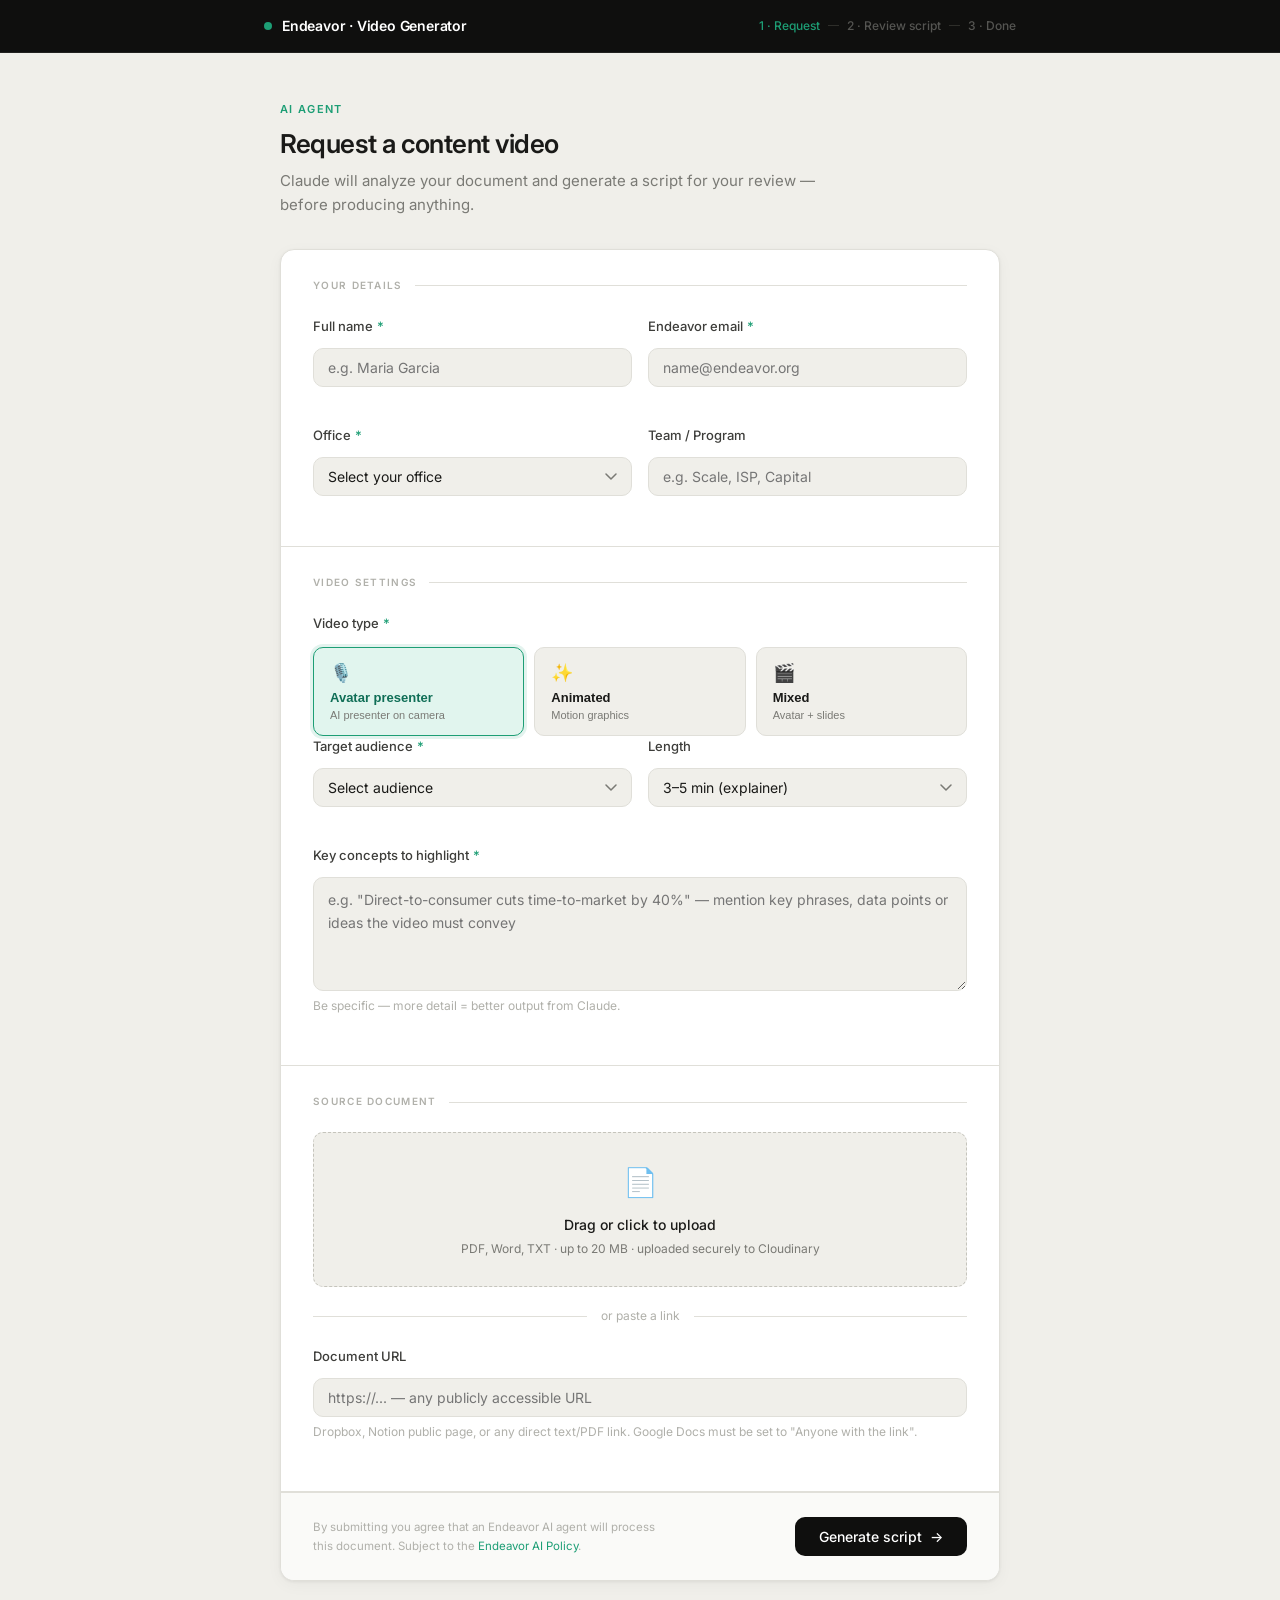
<file: index.html>
<!DOCTYPE html>
<html lang="en">
<head>
  <meta charset="UTF-8"/>
  <meta name="viewport" content="width=device-width, initial-scale=1.0"/>
  <title>Endeavor · Video Request</title>
  <link rel="preconnect" href="https://fonts.googleapis.com"/>
  <link rel="preconnect" href="https://fonts.gstatic.com" crossorigin/>
  <link href="https://fonts.googleapis.com/css2?family=Inter:wght@400;500;600&family=DM+Mono:wght@400;500&display=swap" rel="stylesheet"/>
  <link rel="stylesheet" href="style.css"/>
</head>
<body>

  <header class="site-header">
    <div class="header-inner">
      <div class="logo">
        <span class="logo-dot"></span>
        <span class="logo-text">Endeavor <span class="logo-divider">·</span> Video Generator</span>
      </div>
      <div class="steps" id="steps">
        <span class="step active" data-step="1">1 · Request</span>
        <span class="step-sep">—</span>
        <span class="step" data-step="2">2 · Review script</span>
        <span class="step-sep">—</span>
        <span class="step" data-step="3">3 · Done</span>
      </div>
    </div>
  </header>

  <main class="main">

    <!-- PAGE 1 -->
    <div class="page active" id="page-1">
      <div class="page-header">
        <p class="eyebrow">AI Agent</p>
        <h1 class="page-title">Request a content video</h1>
        <p class="page-sub">Claude will analyze your document and generate a script for your review — before producing anything.</p>
      </div>

      <form id="video-form" novalidate>
        <div class="card">

          <!-- SECTION 1: REQUESTER -->
          <div class="card-section">
            <div class="section-label"><span>Your details</span></div>
            <div class="field-row">
              <div class="field">
                <label for="nombre">Full name <span class="req">*</span></label>
                <input type="text" id="nombre" name="nombre" placeholder="e.g. Maria Garcia" autocomplete="name"/>
                <span class="ferr" id="err-nombre"></span>
              </div>
              <div class="field">
                <label for="email">Endeavor email <span class="req">*</span></label>
                <input type="email" id="email" name="email" placeholder="name@endeavor.org" autocomplete="email"/>
                <span class="ferr" id="err-email"></span>
              </div>
            </div>
            <div class="field-row">
              <div class="field">
                <label for="oficina">Office <span class="req">*</span></label>
                <select id="oficina" name="oficina">
                  <option value="">Select your office</option>
                  <option value="argentina">Argentina</option>
                  <option value="brasil">Brazil</option>
                  <option value="chile">Chile</option>
                  <option value="colombia">Colombia</option>
                  <option value="mexico">Mexico</option>
                  <option value="peru">Peru</option>
                  <option value="uruguay">Uruguay</option>
                  <option value="global">Global</option>
                </select>
                <span class="ferr" id="err-oficina"></span>
              </div>
              <div class="field">
                <label for="equipo">Team / Program</label>
                <input type="text" id="equipo" name="equipo" placeholder="e.g. Scale, ISP, Capital"/>
              </div>
            </div>
          </div>

          <!-- SECTION 2: VIDEO -->
          <div class="card-section">
            <div class="section-label"><span>Video settings</span></div>
            <div class="field full">
              <label>Video type <span class="req">*</span></label>
              <div class="tipo-grid" role="group">
                <button type="button" class="tipo-pill active" data-value="avatar" aria-pressed="true">
                  <span class="tipo-icon">🎙️</span>
                  <span class="tipo-title">Avatar presenter</span>
                  <span class="tipo-desc">AI presenter on camera</span>
                </button>
                <button type="button" class="tipo-pill" data-value="animado" aria-pressed="false">
                  <span class="tipo-icon">✨</span>
                  <span class="tipo-title">Animated</span>
                  <span class="tipo-desc">Motion graphics</span>
                </button>
                <button type="button" class="tipo-pill" data-value="mixto" aria-pressed="false">
                  <span class="tipo-icon">🎬</span>
                  <span class="tipo-title">Mixed</span>
                  <span class="tipo-desc">Avatar + slides</span>
                </button>
              </div>
              <input type="hidden" id="tipo_video" name="tipo_video" value="avatar"/>
            </div>
            <div class="field-row">
              <div class="field">
                <label for="audiencia">Target audience <span class="req">*</span></label>
                <select id="audiencia" name="audiencia">
                  <option value="">Select audience</option>
                  <option value="entrepreneurs">Entrepreneurs (EEs)</option>
                  <option value="staff">Endeavor Staff</option>
                  <option value="ambos">Both</option>
                  <option value="inversores">Investors</option>
                  <option value="mentores">Mentors</option>
                </select>
                <span class="ferr" id="err-audiencia"></span>
              </div>
              <div class="field">
                <label for="duracion">Length</label>
                <select id="duracion" name="duracion">
                  <option value="1-2min">1–2 min (clip)</option>
                  <option value="3-5min" selected>3–5 min (explainer)</option>
                  <option value="5min+">5+ min (module)</option>
                </select>
              </div>
            </div>
            <div class="field full">
              <label for="conceptos">Key concepts to highlight <span class="req">*</span></label>
              <textarea id="conceptos" name="conceptos" rows="4" placeholder='e.g. "Direct-to-consumer cuts time-to-market by 40%" — mention key phrases, data points or ideas the video must convey'></textarea>
              <span class="field-hint">Be specific — more detail = better output from Claude.</span>
              <span class="ferr" id="err-conceptos"></span>
            </div>
          </div>

          <!-- SECTION 3: DOCUMENT -->
          <div class="card-section">
            <div class="section-label"><span>Source document</span></div>

            <div class="upload-zone" id="upload-zone" role="button" tabindex="0" aria-label="Upload file">
              <input type="file" id="archivo" name="archivo" accept=".pdf,.doc,.docx,.txt" aria-label="Select file"/>
              <!-- shown when no file selected -->
              <div class="upload-empty" id="upload-empty">
                <span class="upload-icon" aria-hidden="true">📄</span>
                <p class="upload-title">Drag or click to upload</p>
                <p class="upload-sub">PDF, Word, TXT · up to 20 MB · uploaded securely to Cloudinary</p>
              </div>
              <!-- shown after file selected -->
              <div class="upload-chosen" id="upload-chosen">
                <span class="upload-file-icon" aria-hidden="true">📎</span>
                <div class="upload-file-info">
                  <span class="upload-filename" id="upload-filename"></span>
                  <span class="upload-filesize" id="upload-filesize"></span>
                </div>
                <button type="button" class="upload-remove" id="upload-remove" aria-label="Remove file">✕</button>
              </div>
            </div>

            <div class="divider-or">or paste a link</div>

            <div class="field full">
              <label for="documento_url">Document URL</label>
              <input type="url" id="documento_url" name="documento_url" placeholder="https://... — any publicly accessible URL"/>
              <span class="field-hint">Dropbox, Notion public page, or any direct text/PDF link. Google Docs must be set to "Anyone with the link".</span>
              <span class="ferr" id="err-doc"></span>
            </div>
          </div>

          <div class="card-footer">
            <p class="disclaimer">By submitting you agree that an Endeavor AI agent will process this document. Subject to the <a href="https://oneendeavor.notion.site/Endeavor-AI-Policy-1d6bd9fe4dd680fe929ece53a9850c24" target="_blank" rel="noopener">Endeavor AI Policy</a>.</p>
            <button type="submit" class="btn-primary" id="btn-submit">
              <span class="btn-label">Generate script</span>
              <span class="btn-arrow" aria-hidden="true">→</span>
              <span class="btn-spinner" aria-hidden="true" hidden></span>
            </button>
          </div>
        </div>
      </form>
    </div>

    <!-- PAGE 2 -->
    <div class="page" id="page-2">
      <div class="page-header">
        <p class="eyebrow">Step 2 of 3</p>
        <h1 class="page-title" id="script-title">Reviewing your script</h1>
        <p class="page-sub" id="script-summary"></p>
      </div>
      <div class="card" id="script-card">
        <div class="exec-summary" id="exec-summary"></div>
        <div class="scenes-list" id="scenes-list"></div>
        <div class="card-section">
          <label class="field-label" for="feedback">Feedback for Claude (optional)</label>
          <textarea id="feedback" rows="3" class="feedback-area" placeholder='e.g. "Make scene 2 more formal" · "Add an ROI statistic" · "Shorten to 2 minutes"'></textarea>
        </div>
        <div class="card-footer">
          <p class="disclaimer">Approving will start video production. You'll receive the result by email.</p>
          <div class="btn-group">
            <button class="btn-secondary" onclick="goBack()">← Edit request</button>
            <button class="btn-primary" id="btn-approve" onclick="approveScript()">
              <span class="btn-label">Approve &amp; produce</span>
              <span class="btn-arrow" aria-hidden="true">→</span>
              <span class="btn-spinner" aria-hidden="true" hidden></span>
            </button>
          </div>
        </div>
      </div>
    </div>

    <!-- PAGE 3 -->
    <div class="page" id="page-3">
      <div class="done-wrap">
        <div class="done-icon">✓</div>
        <h1 class="done-title">Production started!</h1>
        <p class="done-body">Your video is being generated. This takes about 3–5 minutes. You'll receive it at <strong id="done-email"></strong>.</p>
        <div class="done-id" id="done-id"></div>
        <button class="btn-secondary" onclick="startOver()">Submit another request</button>
      </div>
    </div>

  </main>

  <div class="toast-wrap" id="toasts" aria-live="polite"></div>
  <script src="main.js"></script>
</body>
</html>
</file>
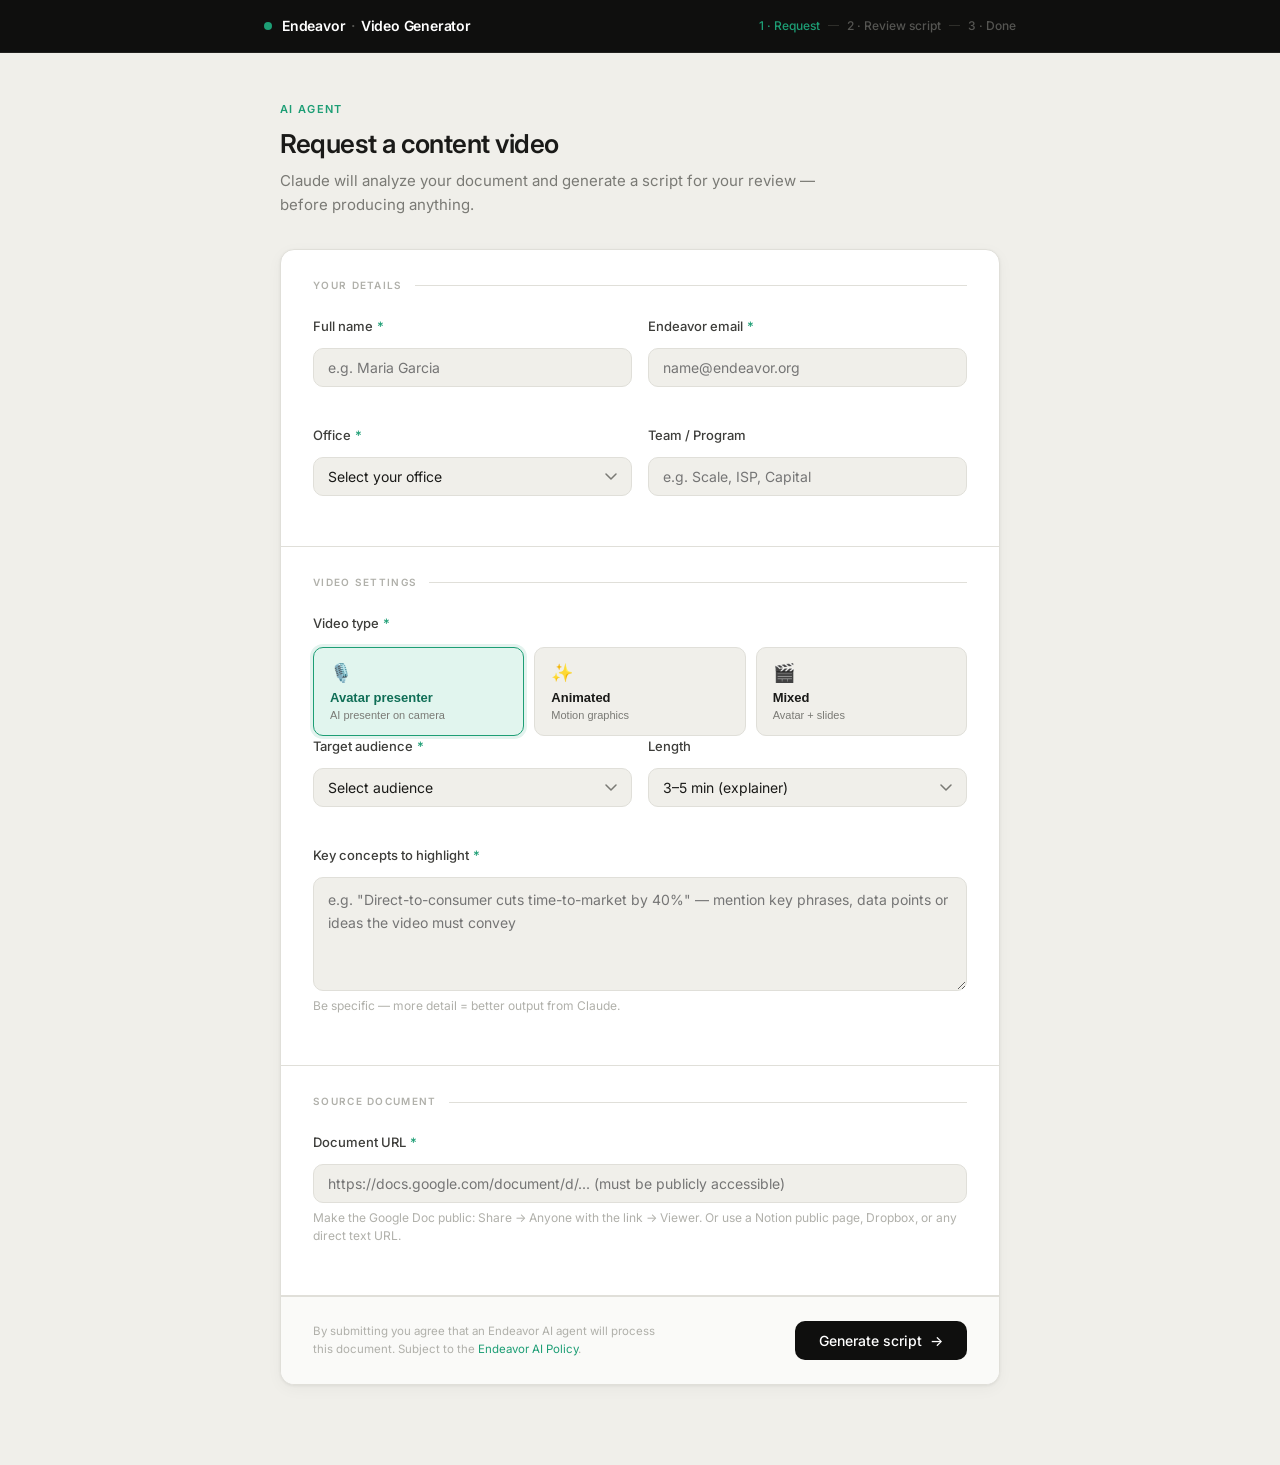
<file: endeavor-mvp-index (1).html>
<!DOCTYPE html>
<html lang="en">
<head>
  <meta charset="UTF-8"/>
  <meta name="viewport" content="width=device-width,initial-scale=1.0"/>
  <title>Endeavor · Video Request</title>
  <link rel="preconnect" href="https://fonts.googleapis.com"/>
  <link rel="preconnect" href="https://fonts.gstatic.com" crossorigin/>
  <link href="https://fonts.googleapis.com/css2?family=Inter:wght@400;500;600&family=DM+Mono:wght@400;500&display=swap" rel="stylesheet"/>
  <link rel="stylesheet" href="style.css"/>
</head>
<body>
  <header class="site-header">
    <div class="header-inner">
      <div class="logo"><span class="logo-dot"></span><span class="logo-text">Endeavor <span class="logo-div">·</span> Video Generator</span></div>
      <div class="steps" id="steps">
        <div class="step active" data-step="1">1 · Request</div>
        <div class="step-sep">—</div>
        <div class="step" data-step="2">2 · Review script</div>
        <div class="step-sep">—</div>
        <div class="step" data-step="3">3 · Done</div>
      </div>
    </div>
  </header>

  <main class="main">

    <!-- PAGE 1: FORM -->
    <div class="page active" id="page-1">
      <div class="page-header">
        <p class="eyebrow">AI Agent</p>
        <h1 class="page-title">Request a content video</h1>
        <p class="page-sub">Claude will analyze your document and generate a script for your review — before producing anything.</p>
      </div>
      <form id="video-form" novalidate>
        <div class="card">
          <div class="card-section">
            <div class="section-label"><span>Your details</span></div>
            <div class="field-row">
              <div class="field">
                <label for="nombre">Full name <span class="req">*</span></label>
                <input type="text" id="nombre" name="nombre" placeholder="e.g. Maria Garcia" autocomplete="name"/>
                <span class="ferr" id="err-nombre"></span>
              </div>
              <div class="field">
                <label for="email">Endeavor email <span class="req">*</span></label>
                <input type="email" id="email" name="email" placeholder="name@endeavor.org" autocomplete="email"/>
                <span class="ferr" id="err-email"></span>
              </div>
            </div>
            <div class="field-row">
              <div class="field">
                <label for="oficina">Office <span class="req">*</span></label>
                <select id="oficina" name="oficina">
                  <option value="">Select your office</option>
                  <option value="argentina">Argentina</option>
                  <option value="brasil">Brazil</option>
                  <option value="chile">Chile</option>
                  <option value="colombia">Colombia</option>
                  <option value="mexico">Mexico</option>
                  <option value="peru">Peru</option>
                  <option value="uruguay">Uruguay</option>
                  <option value="global">Global</option>
                </select>
                <span class="ferr" id="err-oficina"></span>
              </div>
              <div class="field">
                <label for="equipo">Team / Program</label>
                <input type="text" id="equipo" name="equipo" placeholder="e.g. Scale, ISP, Capital"/>
              </div>
            </div>
          </div>

          <div class="card-section">
            <div class="section-label"><span>Video settings</span></div>
            <div class="field full">
              <label>Video type <span class="req">*</span></label>
              <div class="tipo-grid">
                <button type="button" class="tipo-pill active" data-value="avatar" aria-pressed="true">
                  <span class="tipo-icon">🎙️</span>
                  <span class="tipo-title">Avatar presenter</span>
                  <span class="tipo-desc">AI presenter on camera</span>
                </button>
                <button type="button" class="tipo-pill" data-value="animado" aria-pressed="false">
                  <span class="tipo-icon">✨</span>
                  <span class="tipo-title">Animated</span>
                  <span class="tipo-desc">Motion graphics</span>
                </button>
                <button type="button" class="tipo-pill" data-value="mixto" aria-pressed="false">
                  <span class="tipo-icon">🎬</span>
                  <span class="tipo-title">Mixed</span>
                  <span class="tipo-desc">Avatar + slides</span>
                </button>
              </div>
              <input type="hidden" id="tipo_video" name="tipo_video" value="avatar"/>
            </div>
            <div class="field-row">
              <div class="field">
                <label for="audiencia">Target audience <span class="req">*</span></label>
                <select id="audiencia" name="audiencia">
                  <option value="">Select audience</option>
                  <option value="entrepreneurs">Entrepreneurs (EEs)</option>
                  <option value="staff">Endeavor Staff</option>
                  <option value="ambos">Both</option>
                  <option value="inversores">Investors</option>
                  <option value="mentores">Mentors</option>
                </select>
                <span class="ferr" id="err-audiencia"></span>
              </div>
              <div class="field">
                <label for="duracion">Length</label>
                <select id="duracion" name="duracion">
                  <option value="1-2min">1–2 min (clip)</option>
                  <option value="3-5min" selected>3–5 min (explainer)</option>
                  <option value="5min+">5+ min (module)</option>
                </select>
              </div>
            </div>
            <div class="field full">
              <label for="conceptos">Key concepts to highlight <span class="req">*</span></label>
              <textarea id="conceptos" name="conceptos" rows="4" placeholder='e.g. "Direct-to-consumer cuts time-to-market by 40%" — mention key phrases, data points or ideas the video must convey'></textarea>
              <span class="field-hint">Be specific — more detail = better output from Claude.</span>
              <span class="ferr" id="err-conceptos"></span>
            </div>
          </div>

          <div class="card-section">
            <div class="section-label"><span>Source document</span></div>
            <div class="field full">
              <label for="documento_url">Document URL <span class="req">*</span></label>
              <input type="url" id="documento_url" name="documento_url" placeholder="https://docs.google.com/document/d/... (must be publicly accessible)"/>
              <span class="field-hint">Make the Google Doc public: Share → Anyone with the link → Viewer. Or use a Notion public page, Dropbox, or any direct text URL.</span>
              <span class="ferr" id="err-doc"></span>
            </div>
          </div>

          <div class="card-footer">
            <p class="disclaimer">By submitting you agree that an Endeavor AI agent will process this document. Subject to the <a href="https://oneendeavor.notion.site/Endeavor-AI-Policy-1d6bd9fe4dd680fe929ece53a9850c24" target="_blank" rel="noopener">Endeavor AI Policy</a>.</p>
            <button type="submit" class="btn-primary" id="btn-submit">
              <span class="btn-label">Generate script</span>
              <span class="btn-arrow">→</span>
              <span class="btn-spinner" hidden></span>
            </button>
          </div>
        </div>
      </form>
    </div>

    <!-- PAGE 2: SCRIPT REVIEW -->
    <div class="page" id="page-2">
      <div class="page-header">
        <p class="eyebrow">Step 2 of 3</p>
        <h1 class="page-title" id="script-title">Reviewing your script</h1>
        <p class="page-sub" id="script-summary"></p>
      </div>
      <div class="card" id="script-card">
        <div class="exec-summary" id="exec-summary"></div>
        <div class="scenes-list" id="scenes-list"></div>
        <div class="card-section">
          <label class="field-label" for="feedback">Feedback for Claude (optional)</label>
          <textarea id="feedback" rows="3" class="feedback-area" placeholder='e.g. "Make scene 2 more formal" · "Add an ROI statistic" · "Shorten to 2 minutes"'></textarea>
        </div>
        <div class="card-footer">
          <p class="disclaimer">Approving will start video production. You'll receive the result by email.</p>
          <div class="btn-group">
            <button class="btn-secondary" onclick="goBack()">← Edit request</button>
            <button class="btn-primary" id="btn-approve" onclick="approveScript()">
              <span class="btn-label">Approve &amp; produce</span>
              <span class="btn-arrow">→</span>
              <span class="btn-spinner" hidden></span>
            </button>
          </div>
        </div>
      </div>
    </div>

    <!-- PAGE 3: DONE -->
    <div class="page" id="page-3">
      <div class="done-wrap">
        <div class="done-icon">✓</div>
        <h1 class="done-title">Production started!</h1>
        <p class="done-body">Claude is now generating your video using Runway, ElevenLabs, and Creatomate. This takes about 3–5 minutes. You'll receive the final video with a download link at <strong id="done-email"></strong>.</p>
        <div class="done-id" id="done-id"></div>
        <button class="btn-secondary" onclick="startOver()">Submit another request</button>
      </div>
    </div>

  </main>

  <div class="toast-wrap" id="toasts" aria-live="polite"></div>
  <script src="main.js"></script>
</body>
</html>
</file>
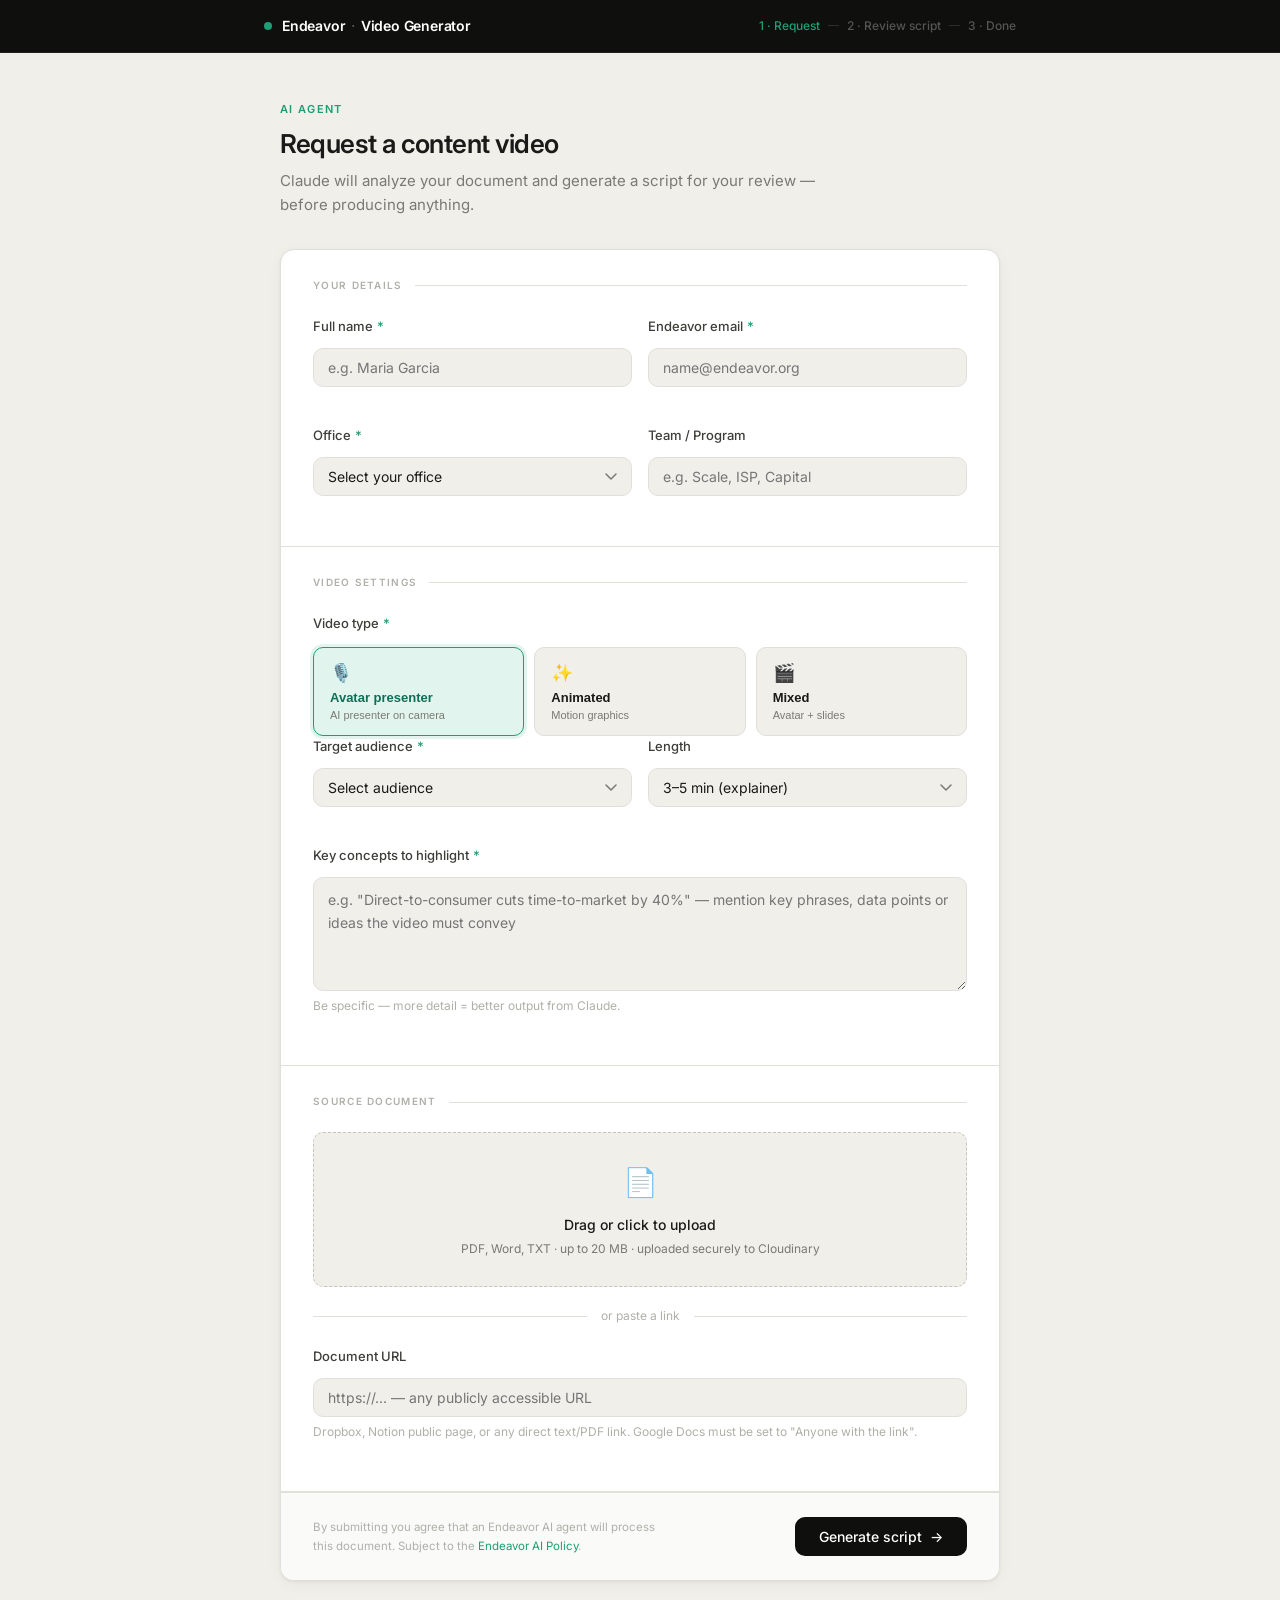
<file: endeavor-mvp-index (2).html>
<!DOCTYPE html>
<html lang="en">
<head>
  <meta charset="UTF-8"/>
  <meta name="viewport" content="width=device-width,initial-scale=1.0"/>
  <title>Endeavor · Video Request</title>
  <link rel="preconnect" href="https://fonts.googleapis.com"/>
  <link rel="preconnect" href="https://fonts.gstatic.com" crossorigin/>
  <link href="https://fonts.googleapis.com/css2?family=Inter:wght@400;500;600&family=DM+Mono:wght@400;500&display=swap" rel="stylesheet"/>
  <link rel="stylesheet" href="style.css"/>
</head>
<body>
  <header class="site-header">
    <div class="header-inner">
      <div class="logo"><span class="logo-dot"></span><span class="logo-text">Endeavor <span class="logo-div">·</span> Video Generator</span></div>
      <div class="steps" id="steps">
        <div class="step active" data-step="1">1 · Request</div>
        <div class="step-sep">—</div>
        <div class="step" data-step="2">2 · Review script</div>
        <div class="step-sep">—</div>
        <div class="step" data-step="3">3 · Done</div>
      </div>
    </div>
  </header>

  <main class="main">

    <!-- PAGE 1: FORM -->
    <div class="page active" id="page-1">
      <div class="page-header">
        <p class="eyebrow">AI Agent</p>
        <h1 class="page-title">Request a content video</h1>
        <p class="page-sub">Claude will analyze your document and generate a script for your review — before producing anything.</p>
      </div>
      <form id="video-form" novalidate>
        <div class="card">
          <div class="card-section">
            <div class="section-label"><span>Your details</span></div>
            <div class="field-row">
              <div class="field">
                <label for="nombre">Full name <span class="req">*</span></label>
                <input type="text" id="nombre" name="nombre" placeholder="e.g. Maria Garcia" autocomplete="name"/>
                <span class="ferr" id="err-nombre"></span>
              </div>
              <div class="field">
                <label for="email">Endeavor email <span class="req">*</span></label>
                <input type="email" id="email" name="email" placeholder="name@endeavor.org" autocomplete="email"/>
                <span class="ferr" id="err-email"></span>
              </div>
            </div>
            <div class="field-row">
              <div class="field">
                <label for="oficina">Office <span class="req">*</span></label>
                <select id="oficina" name="oficina">
                  <option value="">Select your office</option>
                  <option value="argentina">Argentina</option>
                  <option value="brasil">Brazil</option>
                  <option value="chile">Chile</option>
                  <option value="colombia">Colombia</option>
                  <option value="mexico">Mexico</option>
                  <option value="peru">Peru</option>
                  <option value="uruguay">Uruguay</option>
                  <option value="global">Global</option>
                </select>
                <span class="ferr" id="err-oficina"></span>
              </div>
              <div class="field">
                <label for="equipo">Team / Program</label>
                <input type="text" id="equipo" name="equipo" placeholder="e.g. Scale, ISP, Capital"/>
              </div>
            </div>
          </div>

          <div class="card-section">
            <div class="section-label"><span>Video settings</span></div>
            <div class="field full">
              <label>Video type <span class="req">*</span></label>
              <div class="tipo-grid">
                <button type="button" class="tipo-pill active" data-value="avatar" aria-pressed="true">
                  <span class="tipo-icon">🎙️</span>
                  <span class="tipo-title">Avatar presenter</span>
                  <span class="tipo-desc">AI presenter on camera</span>
                </button>
                <button type="button" class="tipo-pill" data-value="animado" aria-pressed="false">
                  <span class="tipo-icon">✨</span>
                  <span class="tipo-title">Animated</span>
                  <span class="tipo-desc">Motion graphics</span>
                </button>
                <button type="button" class="tipo-pill" data-value="mixto" aria-pressed="false">
                  <span class="tipo-icon">🎬</span>
                  <span class="tipo-title">Mixed</span>
                  <span class="tipo-desc">Avatar + slides</span>
                </button>
              </div>
              <input type="hidden" id="tipo_video" name="tipo_video" value="avatar"/>
            </div>
            <div class="field-row">
              <div class="field">
                <label for="audiencia">Target audience <span class="req">*</span></label>
                <select id="audiencia" name="audiencia">
                  <option value="">Select audience</option>
                  <option value="entrepreneurs">Entrepreneurs (EEs)</option>
                  <option value="staff">Endeavor Staff</option>
                  <option value="ambos">Both</option>
                  <option value="inversores">Investors</option>
                  <option value="mentores">Mentors</option>
                </select>
                <span class="ferr" id="err-audiencia"></span>
              </div>
              <div class="field">
                <label for="duracion">Length</label>
                <select id="duracion" name="duracion">
                  <option value="1-2min">1–2 min (clip)</option>
                  <option value="3-5min" selected>3–5 min (explainer)</option>
                  <option value="5min+">5+ min (module)</option>
                </select>
              </div>
            </div>
            <div class="field full">
              <label for="conceptos">Key concepts to highlight <span class="req">*</span></label>
              <textarea id="conceptos" name="conceptos" rows="4" placeholder='e.g. "Direct-to-consumer cuts time-to-market by 40%" — mention key phrases, data points or ideas the video must convey'></textarea>
              <span class="field-hint">Be specific — more detail = better output from Claude.</span>
              <span class="ferr" id="err-conceptos"></span>
            </div>
          </div>

          <div class="card-section">
            <div class="section-label"><span>Source document</span></div>

            <div class="upload-zone" id="upload-zone" role="button" tabindex="0">
              <input type="file" id="archivo" name="archivo" accept=".pdf,.doc,.docx,.txt"/>
              <div class="upload-content">
                <div class="upload-icon">📄</div>
                <p class="upload-title">Drag or click to upload</p>
                <p class="upload-sub">PDF, Word, TXT · up to 20 MB · uploaded securely to Cloudinary</p>
              </div>
              <div class="upload-preview" id="upload-preview" hidden>
                <span class="upload-file-icon">📎</span>
                <div class="upload-file-info">
                  <span class="upload-filename" id="upload-filename"></span>
                  <span class="upload-filesize" id="upload-filesize"></span>
                </div>
                <button type="button" class="upload-remove" id="upload-remove" aria-label="Remove file">✕</button>
              </div>
            </div>

            <div class="divider-or">or paste a link</div>

            <div class="field full">
              <label for="documento_url">Document URL</label>
              <input type="url" id="documento_url" name="documento_url" placeholder="https://... — any publicly accessible URL"/>
              <span class="field-hint">Dropbox, Notion public page, or any direct text/PDF link. Google Docs must be set to "Anyone with the link".</span>
              <span class="ferr" id="err-doc"></span>
            </div>
          </div>

          <div class="card-footer">
            <p class="disclaimer">By submitting you agree that an Endeavor AI agent will process this document. Subject to the <a href="https://oneendeavor.notion.site/Endeavor-AI-Policy-1d6bd9fe4dd680fe929ece53a9850c24" target="_blank" rel="noopener">Endeavor AI Policy</a>.</p>
            <button type="submit" class="btn-primary" id="btn-submit">
              <span class="btn-label">Generate script</span>
              <span class="btn-arrow">→</span>
              <span class="btn-spinner" hidden></span>
            </button>
          </div>
        </div>
      </form>
    </div>

    <!-- PAGE 2: SCRIPT REVIEW -->
    <div class="page" id="page-2">
      <div class="page-header">
        <p class="eyebrow">Step 2 of 3</p>
        <h1 class="page-title" id="script-title">Reviewing your script</h1>
        <p class="page-sub" id="script-summary"></p>
      </div>
      <div class="card" id="script-card">
        <div class="exec-summary" id="exec-summary"></div>
        <div class="scenes-list" id="scenes-list"></div>
        <div class="card-section">
          <label class="field-label" for="feedback">Feedback for Claude (optional)</label>
          <textarea id="feedback" rows="3" class="feedback-area" placeholder='e.g. "Make scene 2 more formal" · "Add an ROI statistic" · "Shorten to 2 minutes"'></textarea>
        </div>
        <div class="card-footer">
          <p class="disclaimer">Approving will start video production. You'll receive the result by email.</p>
          <div class="btn-group">
            <button class="btn-secondary" onclick="goBack()">← Edit request</button>
            <button class="btn-primary" id="btn-approve" onclick="approveScript()">
              <span class="btn-label">Approve &amp; produce</span>
              <span class="btn-arrow">→</span>
              <span class="btn-spinner" hidden></span>
            </button>
          </div>
        </div>
      </div>
    </div>

    <!-- PAGE 3: DONE -->
    <div class="page" id="page-3">
      <div class="done-wrap">
        <div class="done-icon">✓</div>
        <h1 class="done-title">Production started!</h1>
        <p class="done-body">Claude is now generating your video using Runway, ElevenLabs, and Creatomate. This takes about 3–5 minutes. You'll receive the final video with a download link at <strong id="done-email"></strong>.</p>
        <div class="done-id" id="done-id"></div>
        <button class="btn-secondary" onclick="startOver()">Submit another request</button>
      </div>
    </div>

  </main>

  <div class="toast-wrap" id="toasts" aria-live="polite"></div>
  <script src="main.js"></script>
</body>
</html>
</file>
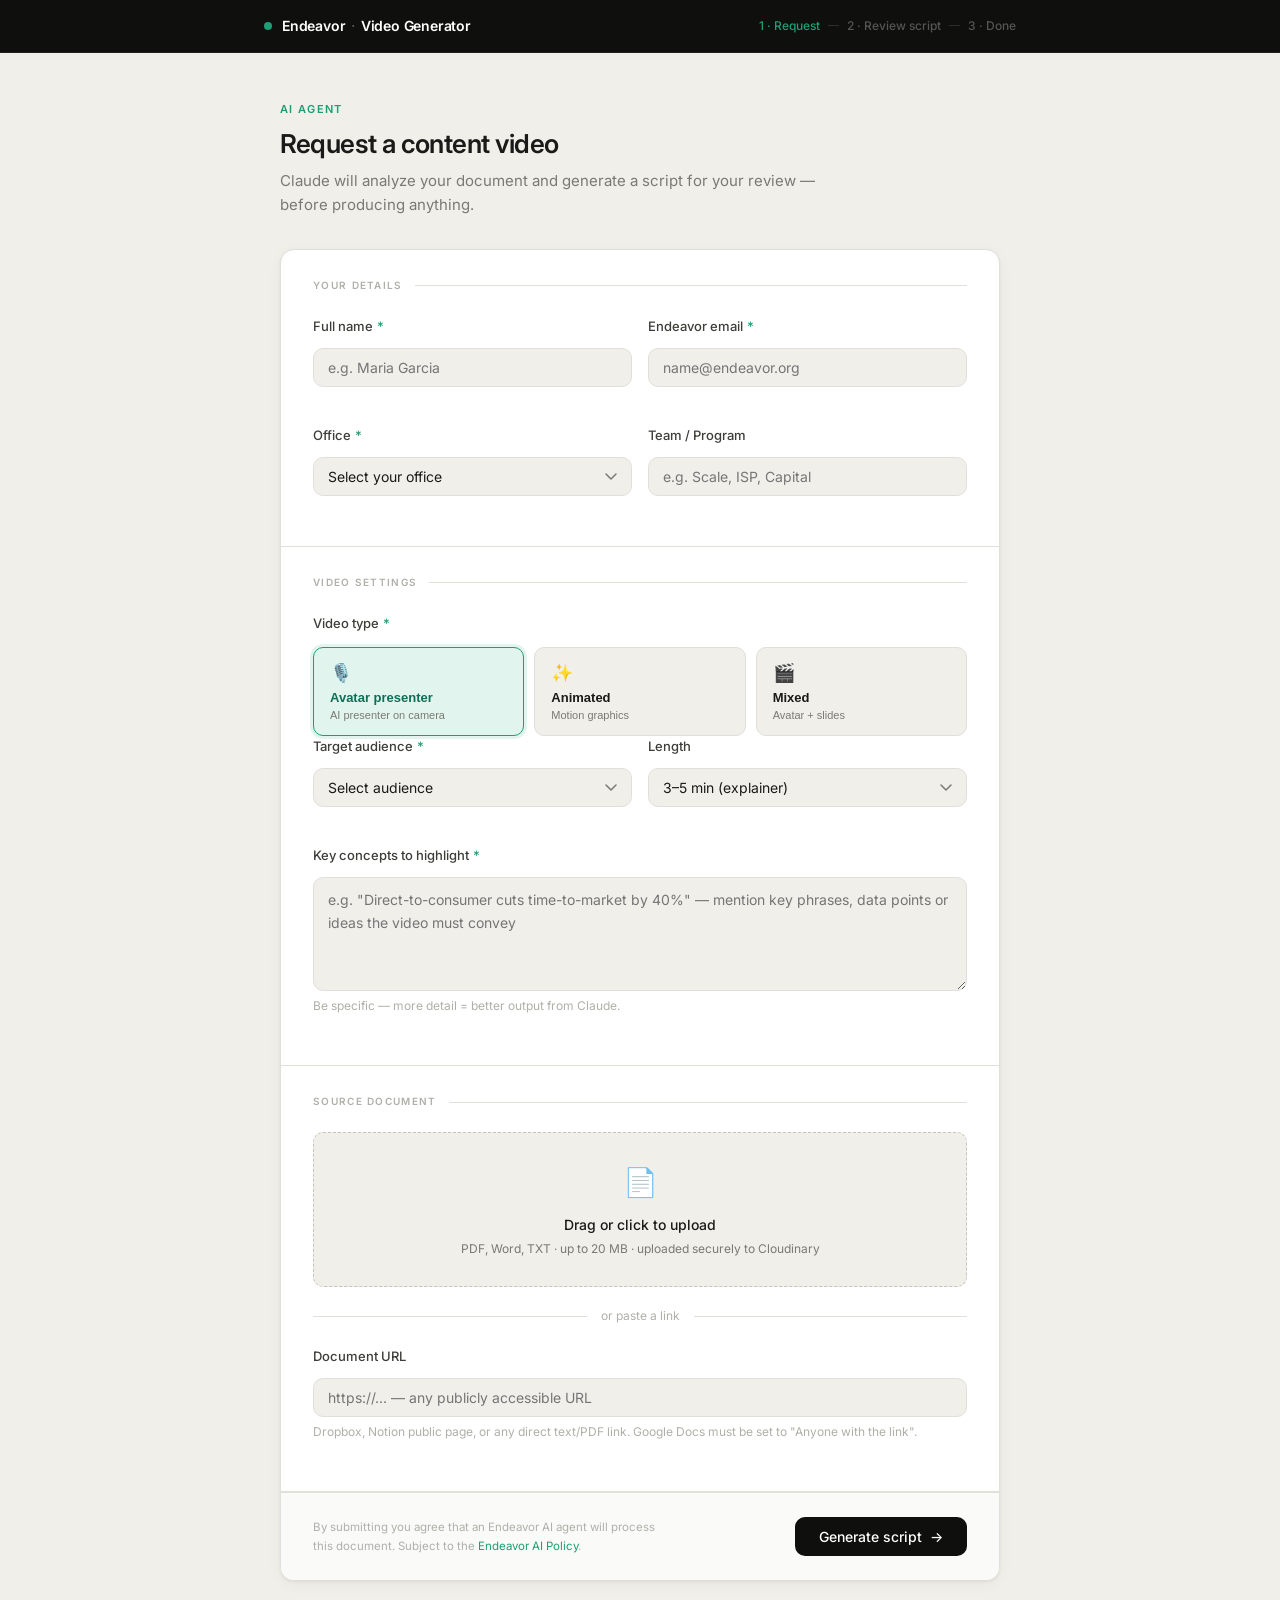
<file: endeavor-mvp-index (3).html>
<!DOCTYPE html>
<html lang="en">
<head>
  <meta charset="UTF-8"/>
  <meta name="viewport" content="width=device-width,initial-scale=1.0"/>
  <title>Endeavor · Video Request</title>
  <link rel="preconnect" href="https://fonts.googleapis.com"/>
  <link rel="preconnect" href="https://fonts.gstatic.com" crossorigin/>
  <link href="https://fonts.googleapis.com/css2?family=Inter:wght@400;500;600&family=DM+Mono:wght@400;500&display=swap" rel="stylesheet"/>
  <link rel="stylesheet" href="style.css"/>
</head>
<body>
  <header class="site-header">
    <div class="header-inner">
      <div class="logo"><span class="logo-dot"></span><span class="logo-text">Endeavor <span class="logo-div">·</span> Video Generator</span></div>
      <div class="steps" id="steps">
        <div class="step active" data-step="1">1 · Request</div>
        <div class="step-sep">—</div>
        <div class="step" data-step="2">2 · Review script</div>
        <div class="step-sep">—</div>
        <div class="step" data-step="3">3 · Done</div>
      </div>
    </div>
  </header>

  <main class="main">

    <!-- PAGE 1: FORM -->
    <div class="page active" id="page-1">
      <div class="page-header">
        <p class="eyebrow">AI Agent</p>
        <h1 class="page-title">Request a content video</h1>
        <p class="page-sub">Claude will analyze your document and generate a script for your review — before producing anything.</p>
      </div>
      <form id="video-form" novalidate>
        <div class="card">
          <div class="card-section">
            <div class="section-label"><span>Your details</span></div>
            <div class="field-row">
              <div class="field">
                <label for="nombre">Full name <span class="req">*</span></label>
                <input type="text" id="nombre" name="nombre" placeholder="e.g. Maria Garcia" autocomplete="name"/>
                <span class="ferr" id="err-nombre"></span>
              </div>
              <div class="field">
                <label for="email">Endeavor email <span class="req">*</span></label>
                <input type="email" id="email" name="email" placeholder="name@endeavor.org" autocomplete="email"/>
                <span class="ferr" id="err-email"></span>
              </div>
            </div>
            <div class="field-row">
              <div class="field">
                <label for="oficina">Office <span class="req">*</span></label>
                <select id="oficina" name="oficina">
                  <option value="">Select your office</option>
                  <option value="argentina">Argentina</option>
                  <option value="brasil">Brazil</option>
                  <option value="chile">Chile</option>
                  <option value="colombia">Colombia</option>
                  <option value="mexico">Mexico</option>
                  <option value="peru">Peru</option>
                  <option value="uruguay">Uruguay</option>
                  <option value="global">Global</option>
                </select>
                <span class="ferr" id="err-oficina"></span>
              </div>
              <div class="field">
                <label for="equipo">Team / Program</label>
                <input type="text" id="equipo" name="equipo" placeholder="e.g. Scale, ISP, Capital"/>
              </div>
            </div>
          </div>

          <div class="card-section">
            <div class="section-label"><span>Video settings</span></div>
            <div class="field full">
              <label>Video type <span class="req">*</span></label>
              <div class="tipo-grid">
                <button type="button" class="tipo-pill active" data-value="avatar" aria-pressed="true">
                  <span class="tipo-icon">🎙️</span>
                  <span class="tipo-title">Avatar presenter</span>
                  <span class="tipo-desc">AI presenter on camera</span>
                </button>
                <button type="button" class="tipo-pill" data-value="animado" aria-pressed="false">
                  <span class="tipo-icon">✨</span>
                  <span class="tipo-title">Animated</span>
                  <span class="tipo-desc">Motion graphics</span>
                </button>
                <button type="button" class="tipo-pill" data-value="mixto" aria-pressed="false">
                  <span class="tipo-icon">🎬</span>
                  <span class="tipo-title">Mixed</span>
                  <span class="tipo-desc">Avatar + slides</span>
                </button>
              </div>
              <input type="hidden" id="tipo_video" name="tipo_video" value="avatar"/>
            </div>
            <div class="field-row">
              <div class="field">
                <label for="audiencia">Target audience <span class="req">*</span></label>
                <select id="audiencia" name="audiencia">
                  <option value="">Select audience</option>
                  <option value="entrepreneurs">Entrepreneurs (EEs)</option>
                  <option value="staff">Endeavor Staff</option>
                  <option value="ambos">Both</option>
                  <option value="inversores">Investors</option>
                  <option value="mentores">Mentors</option>
                </select>
                <span class="ferr" id="err-audiencia"></span>
              </div>
              <div class="field">
                <label for="duracion">Length</label>
                <select id="duracion" name="duracion">
                  <option value="1-2min">1–2 min (clip)</option>
                  <option value="3-5min" selected>3–5 min (explainer)</option>
                  <option value="5min+">5+ min (module)</option>
                </select>
              </div>
            </div>
            <div class="field full">
              <label for="conceptos">Key concepts to highlight <span class="req">*</span></label>
              <textarea id="conceptos" name="conceptos" rows="4" placeholder='e.g. "Direct-to-consumer cuts time-to-market by 40%" — mention key phrases, data points or ideas the video must convey'></textarea>
              <span class="field-hint">Be specific — more detail = better output from Claude.</span>
              <span class="ferr" id="err-conceptos"></span>
            </div>
          </div>

          <div class="card-section">
            <div class="section-label"><span>Source document</span></div>

            <div class="upload-zone" id="upload-zone" role="button" tabindex="0">
              <input type="file" id="archivo" name="archivo" accept=".pdf,.doc,.docx,.txt"/>
              <div class="upload-content" id="upload-content">
                <div class="upload-icon">📄</div>
                <p class="upload-title">Drag or click to upload</p>
                <p class="upload-sub">PDF, Word, TXT · up to 20 MB · uploaded securely to Cloudinary</p>
              </div>
              <div class="upload-preview" id="upload-preview" hidden>
                <span class="upload-file-icon">📎</span>
                <div class="upload-file-info">
                  <span class="upload-filename" id="upload-filename"></span>
                  <span class="upload-filesize" id="upload-filesize"></span>
                </div>
                <button type="button" class="upload-remove" id="upload-remove" aria-label="Remove file">✕</button>
              </div>
            </div>

            <div class="divider-or">or paste a link</div>

            <div class="field full">
              <label for="documento_url">Document URL</label>
              <input type="url" id="documento_url" name="documento_url" placeholder="https://... — any publicly accessible URL"/>
              <span class="field-hint">Dropbox, Notion public page, or any direct text/PDF link. Google Docs must be set to "Anyone with the link".</span>
              <span class="ferr" id="err-doc"></span>
            </div>
          </div>

          <div class="card-footer">
            <p class="disclaimer">By submitting you agree that an Endeavor AI agent will process this document. Subject to the <a href="https://oneendeavor.notion.site/Endeavor-AI-Policy-1d6bd9fe4dd680fe929ece53a9850c24" target="_blank" rel="noopener">Endeavor AI Policy</a>.</p>
            <button type="submit" class="btn-primary" id="btn-submit">
              <span class="btn-label">Generate script</span>
              <span class="btn-arrow">→</span>
              <span class="btn-spinner" hidden></span>
            </button>
          </div>
        </div>
      </form>
    </div>

    <!-- PAGE 2: SCRIPT REVIEW -->
    <div class="page" id="page-2">
      <div class="page-header">
        <p class="eyebrow">Step 2 of 3</p>
        <h1 class="page-title" id="script-title">Reviewing your script</h1>
        <p class="page-sub" id="script-summary"></p>
      </div>
      <div class="card" id="script-card">
        <div class="exec-summary" id="exec-summary"></div>
        <div class="scenes-list" id="scenes-list"></div>
        <div class="card-section">
          <label class="field-label" for="feedback">Feedback for Claude (optional)</label>
          <textarea id="feedback" rows="3" class="feedback-area" placeholder='e.g. "Make scene 2 more formal" · "Add an ROI statistic" · "Shorten to 2 minutes"'></textarea>
        </div>
        <div class="card-footer">
          <p class="disclaimer">Approving will start video production. You'll receive the result by email.</p>
          <div class="btn-group">
            <button class="btn-secondary" onclick="goBack()">← Edit request</button>
            <button class="btn-primary" id="btn-approve" onclick="approveScript()">
              <span class="btn-label">Approve &amp; produce</span>
              <span class="btn-arrow">→</span>
              <span class="btn-spinner" hidden></span>
            </button>
          </div>
        </div>
      </div>
    </div>

    <!-- PAGE 3: DONE -->
    <div class="page" id="page-3">
      <div class="done-wrap">
        <div class="done-icon">✓</div>
        <h1 class="done-title">Production started!</h1>
        <p class="done-body">Claude is now generating your video using Runway, ElevenLabs, and Creatomate. This takes about 3–5 minutes. You'll receive the final video with a download link at <strong id="done-email"></strong>.</p>
        <div class="done-id" id="done-id"></div>
        <button class="btn-secondary" onclick="startOver()">Submit another request</button>
      </div>
    </div>

  </main>

  <div class="toast-wrap" id="toasts" aria-live="polite"></div>
  <script src="main.js"></script>
</body>
</html>
</file>
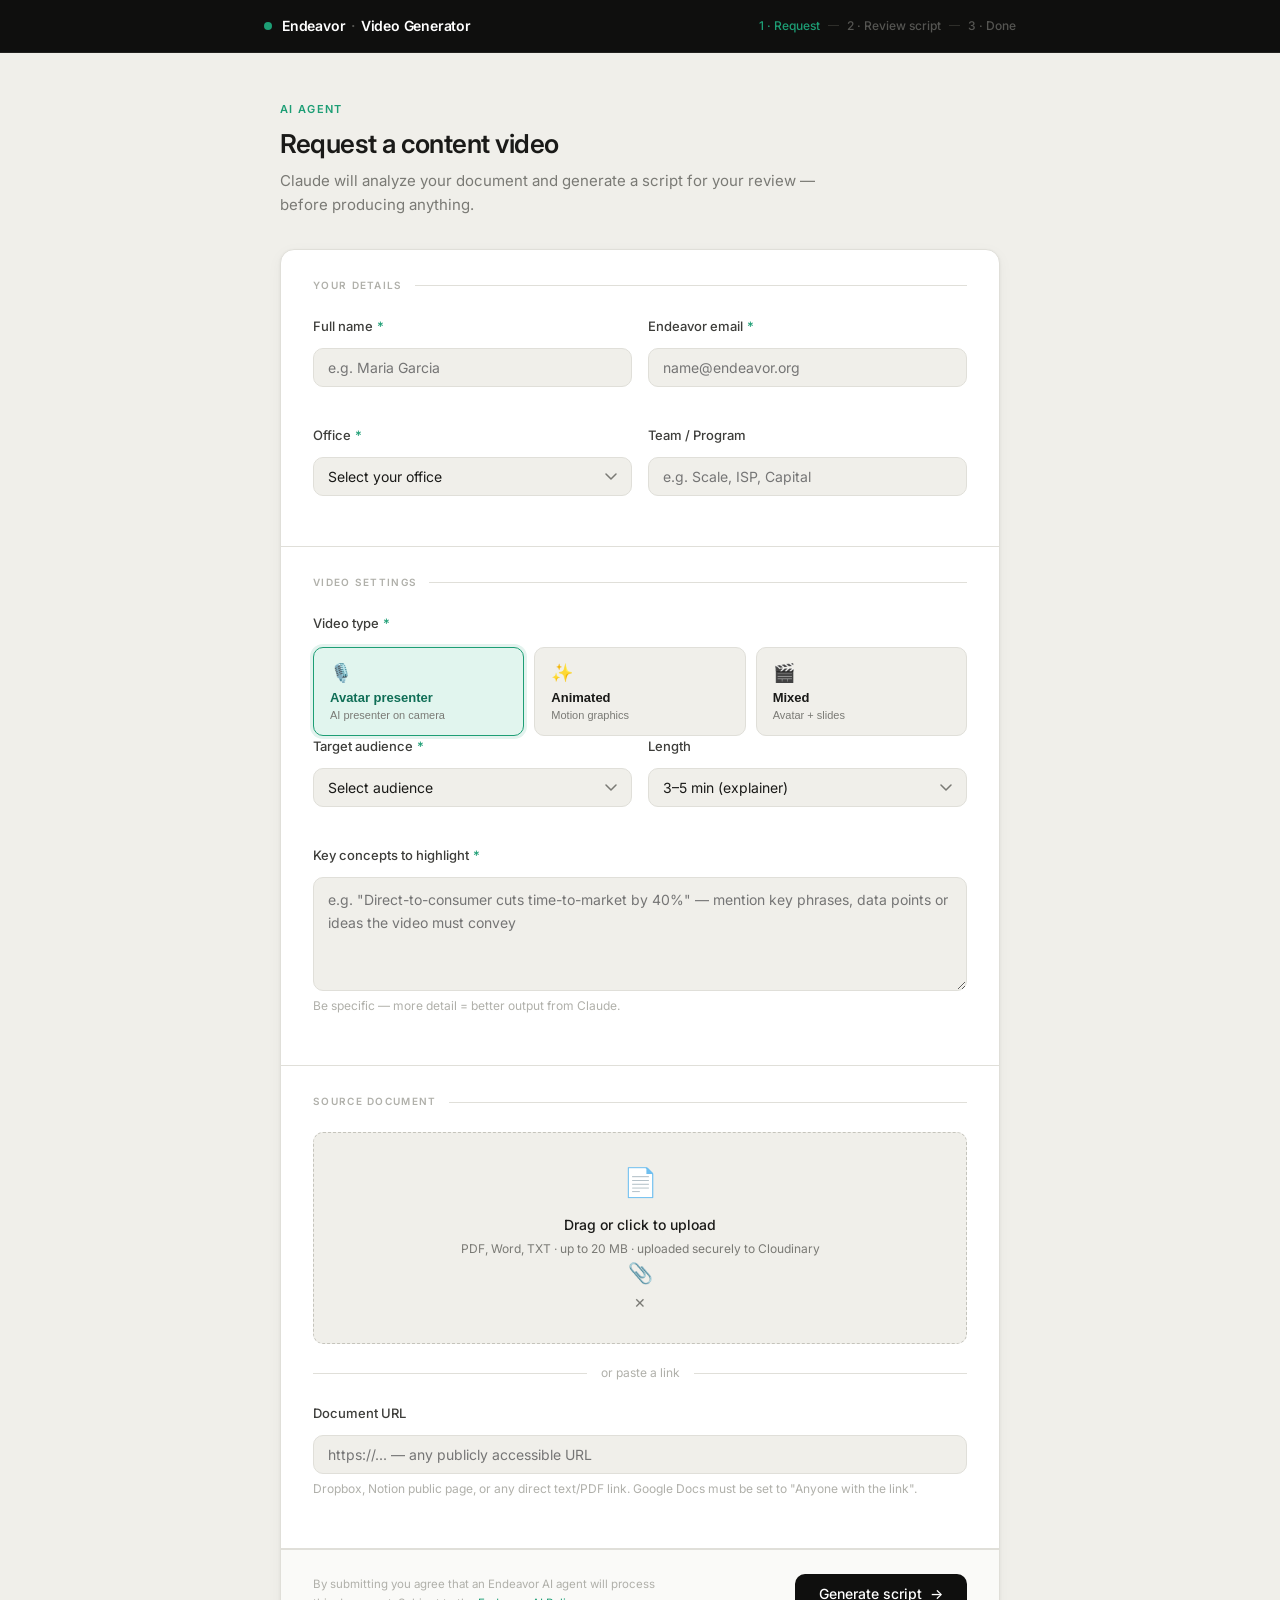
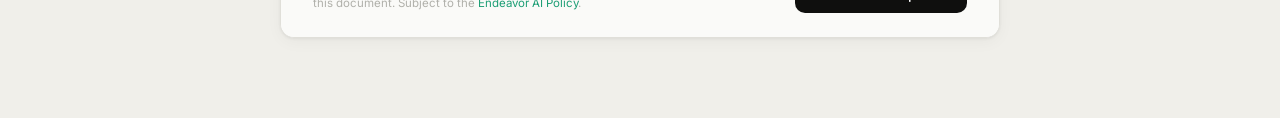
<file: endeavor-mvp-index (4).html>
<!DOCTYPE html>
<html lang="en">
<head>
  <meta charset="UTF-8"/>
  <meta name="viewport" content="width=device-width,initial-scale=1.0"/>
  <title>Endeavor · Video Request</title>
  <link rel="preconnect" href="https://fonts.googleapis.com"/>
  <link rel="preconnect" href="https://fonts.gstatic.com" crossorigin/>
  <link href="https://fonts.googleapis.com/css2?family=Inter:wght@400;500;600&family=DM+Mono:wght@400;500&display=swap" rel="stylesheet"/>
  <link rel="stylesheet" href="style.css"/>
</head>
<body>
  <header class="site-header">
    <div class="header-inner">
      <div class="logo"><span class="logo-dot"></span><span class="logo-text">Endeavor <span class="logo-div">·</span> Video Generator</span></div>
      <div class="steps" id="steps">
        <div class="step active" data-step="1">1 · Request</div>
        <div class="step-sep">—</div>
        <div class="step" data-step="2">2 · Review script</div>
        <div class="step-sep">—</div>
        <div class="step" data-step="3">3 · Done</div>
      </div>
    </div>
  </header>

  <main class="main">

    <!-- PAGE 1: FORM -->
    <div class="page active" id="page-1">
      <div class="page-header">
        <p class="eyebrow">AI Agent</p>
        <h1 class="page-title">Request a content video</h1>
        <p class="page-sub">Claude will analyze your document and generate a script for your review — before producing anything.</p>
      </div>
      <form id="video-form" novalidate>
        <div class="card">
          <div class="card-section">
            <div class="section-label"><span>Your details</span></div>
            <div class="field-row">
              <div class="field">
                <label for="nombre">Full name <span class="req">*</span></label>
                <input type="text" id="nombre" name="nombre" placeholder="e.g. Maria Garcia" autocomplete="name"/>
                <span class="ferr" id="err-nombre"></span>
              </div>
              <div class="field">
                <label for="email">Endeavor email <span class="req">*</span></label>
                <input type="email" id="email" name="email" placeholder="name@endeavor.org" autocomplete="email"/>
                <span class="ferr" id="err-email"></span>
              </div>
            </div>
            <div class="field-row">
              <div class="field">
                <label for="oficina">Office <span class="req">*</span></label>
                <select id="oficina" name="oficina">
                  <option value="">Select your office</option>
                  <option value="argentina">Argentina</option>
                  <option value="brasil">Brazil</option>
                  <option value="chile">Chile</option>
                  <option value="colombia">Colombia</option>
                  <option value="mexico">Mexico</option>
                  <option value="peru">Peru</option>
                  <option value="uruguay">Uruguay</option>
                  <option value="global">Global</option>
                </select>
                <span class="ferr" id="err-oficina"></span>
              </div>
              <div class="field">
                <label for="equipo">Team / Program</label>
                <input type="text" id="equipo" name="equipo" placeholder="e.g. Scale, ISP, Capital"/>
              </div>
            </div>
          </div>

          <div class="card-section">
            <div class="section-label"><span>Video settings</span></div>
            <div class="field full">
              <label>Video type <span class="req">*</span></label>
              <div class="tipo-grid">
                <button type="button" class="tipo-pill active" data-value="avatar" aria-pressed="true">
                  <span class="tipo-icon">🎙️</span>
                  <span class="tipo-title">Avatar presenter</span>
                  <span class="tipo-desc">AI presenter on camera</span>
                </button>
                <button type="button" class="tipo-pill" data-value="animado" aria-pressed="false">
                  <span class="tipo-icon">✨</span>
                  <span class="tipo-title">Animated</span>
                  <span class="tipo-desc">Motion graphics</span>
                </button>
                <button type="button" class="tipo-pill" data-value="mixto" aria-pressed="false">
                  <span class="tipo-icon">🎬</span>
                  <span class="tipo-title">Mixed</span>
                  <span class="tipo-desc">Avatar + slides</span>
                </button>
              </div>
              <input type="hidden" id="tipo_video" name="tipo_video" value="avatar"/>
            </div>
            <div class="field-row">
              <div class="field">
                <label for="audiencia">Target audience <span class="req">*</span></label>
                <select id="audiencia" name="audiencia">
                  <option value="">Select audience</option>
                  <option value="entrepreneurs">Entrepreneurs (EEs)</option>
                  <option value="staff">Endeavor Staff</option>
                  <option value="ambos">Both</option>
                  <option value="inversores">Investors</option>
                  <option value="mentores">Mentors</option>
                </select>
                <span class="ferr" id="err-audiencia"></span>
              </div>
              <div class="field">
                <label for="duracion">Length</label>
                <select id="duracion" name="duracion">
                  <option value="1-2min">1–2 min (clip)</option>
                  <option value="3-5min" selected>3–5 min (explainer)</option>
                  <option value="5min+">5+ min (module)</option>
                </select>
              </div>
            </div>
            <div class="field full">
              <label for="conceptos">Key concepts to highlight <span class="req">*</span></label>
              <textarea id="conceptos" name="conceptos" rows="4" placeholder='e.g. "Direct-to-consumer cuts time-to-market by 40%" — mention key phrases, data points or ideas the video must convey'></textarea>
              <span class="field-hint">Be specific — more detail = better output from Claude.</span>
              <span class="ferr" id="err-conceptos"></span>
            </div>
          </div>

          <div class="card-section">
            <div class="section-label"><span>Source document</span></div>

            <div class="upload-zone" id="upload-zone" role="button" tabindex="0">
              <input type="file" id="archivo" name="archivo" accept=".pdf,.doc,.docx,.txt"/>
              <div class="upload-content" id="upload-content">
                <div class="upload-icon">📄</div>
                <p class="upload-title">Drag or click to upload</p>
                <p class="upload-sub">PDF, Word, TXT · up to 20 MB · uploaded securely to Cloudinary</p>
              </div>
              <div class="upload-preview" id="upload-preview">
                <span class="upload-file-icon">📎</span>
                <div class="upload-file-info">
                  <span class="upload-filename" id="upload-filename"></span>
                  <span class="upload-filesize" id="upload-filesize"></span>
                </div>
                <button type="button" class="upload-remove" id="upload-remove" aria-label="Remove file">✕</button>
              </div>
            </div>

            <div class="divider-or">or paste a link</div>

            <div class="field full">
              <label for="documento_url">Document URL</label>
              <input type="url" id="documento_url" name="documento_url" placeholder="https://... — any publicly accessible URL"/>
              <span class="field-hint">Dropbox, Notion public page, or any direct text/PDF link. Google Docs must be set to "Anyone with the link".</span>
              <span class="ferr" id="err-doc"></span>
            </div>
          </div>

          <div class="card-footer">
            <p class="disclaimer">By submitting you agree that an Endeavor AI agent will process this document. Subject to the <a href="https://oneendeavor.notion.site/Endeavor-AI-Policy-1d6bd9fe4dd680fe929ece53a9850c24" target="_blank" rel="noopener">Endeavor AI Policy</a>.</p>
            <button type="submit" class="btn-primary" id="btn-submit">
              <span class="btn-label">Generate script</span>
              <span class="btn-arrow">→</span>
              <span class="btn-spinner" hidden></span>
            </button>
          </div>
        </div>
      </form>
    </div>

    <!-- PAGE 2: SCRIPT REVIEW -->
    <div class="page" id="page-2">
      <div class="page-header">
        <p class="eyebrow">Step 2 of 3</p>
        <h1 class="page-title" id="script-title">Reviewing your script</h1>
        <p class="page-sub" id="script-summary"></p>
      </div>
      <div class="card" id="script-card">
        <div class="exec-summary" id="exec-summary"></div>
        <div class="scenes-list" id="scenes-list"></div>
        <div class="card-section">
          <label class="field-label" for="feedback">Feedback for Claude (optional)</label>
          <textarea id="feedback" rows="3" class="feedback-area" placeholder='e.g. "Make scene 2 more formal" · "Add an ROI statistic" · "Shorten to 2 minutes"'></textarea>
        </div>
        <div class="card-footer">
          <p class="disclaimer">Approving will start video production. You'll receive the result by email.</p>
          <div class="btn-group">
            <button class="btn-secondary" onclick="goBack()">← Edit request</button>
            <button class="btn-primary" id="btn-approve" onclick="approveScript()">
              <span class="btn-label">Approve &amp; produce</span>
              <span class="btn-arrow">→</span>
              <span class="btn-spinner" hidden></span>
            </button>
          </div>
        </div>
      </div>
    </div>

    <!-- PAGE 3: DONE -->
    <div class="page" id="page-3">
      <div class="done-wrap">
        <div class="done-icon">✓</div>
        <h1 class="done-title">Production started!</h1>
        <p class="done-body">Claude is now generating your video using Runway, ElevenLabs, and Creatomate. This takes about 3–5 minutes. You'll receive the final video with a download link at <strong id="done-email"></strong>.</p>
        <div class="done-id" id="done-id"></div>
        <button class="btn-secondary" onclick="startOver()">Submit another request</button>
      </div>
    </div>

  </main>

  <div class="toast-wrap" id="toasts" aria-live="polite"></div>
  <script src="main.js"></script>
</body>
</html>
</file>
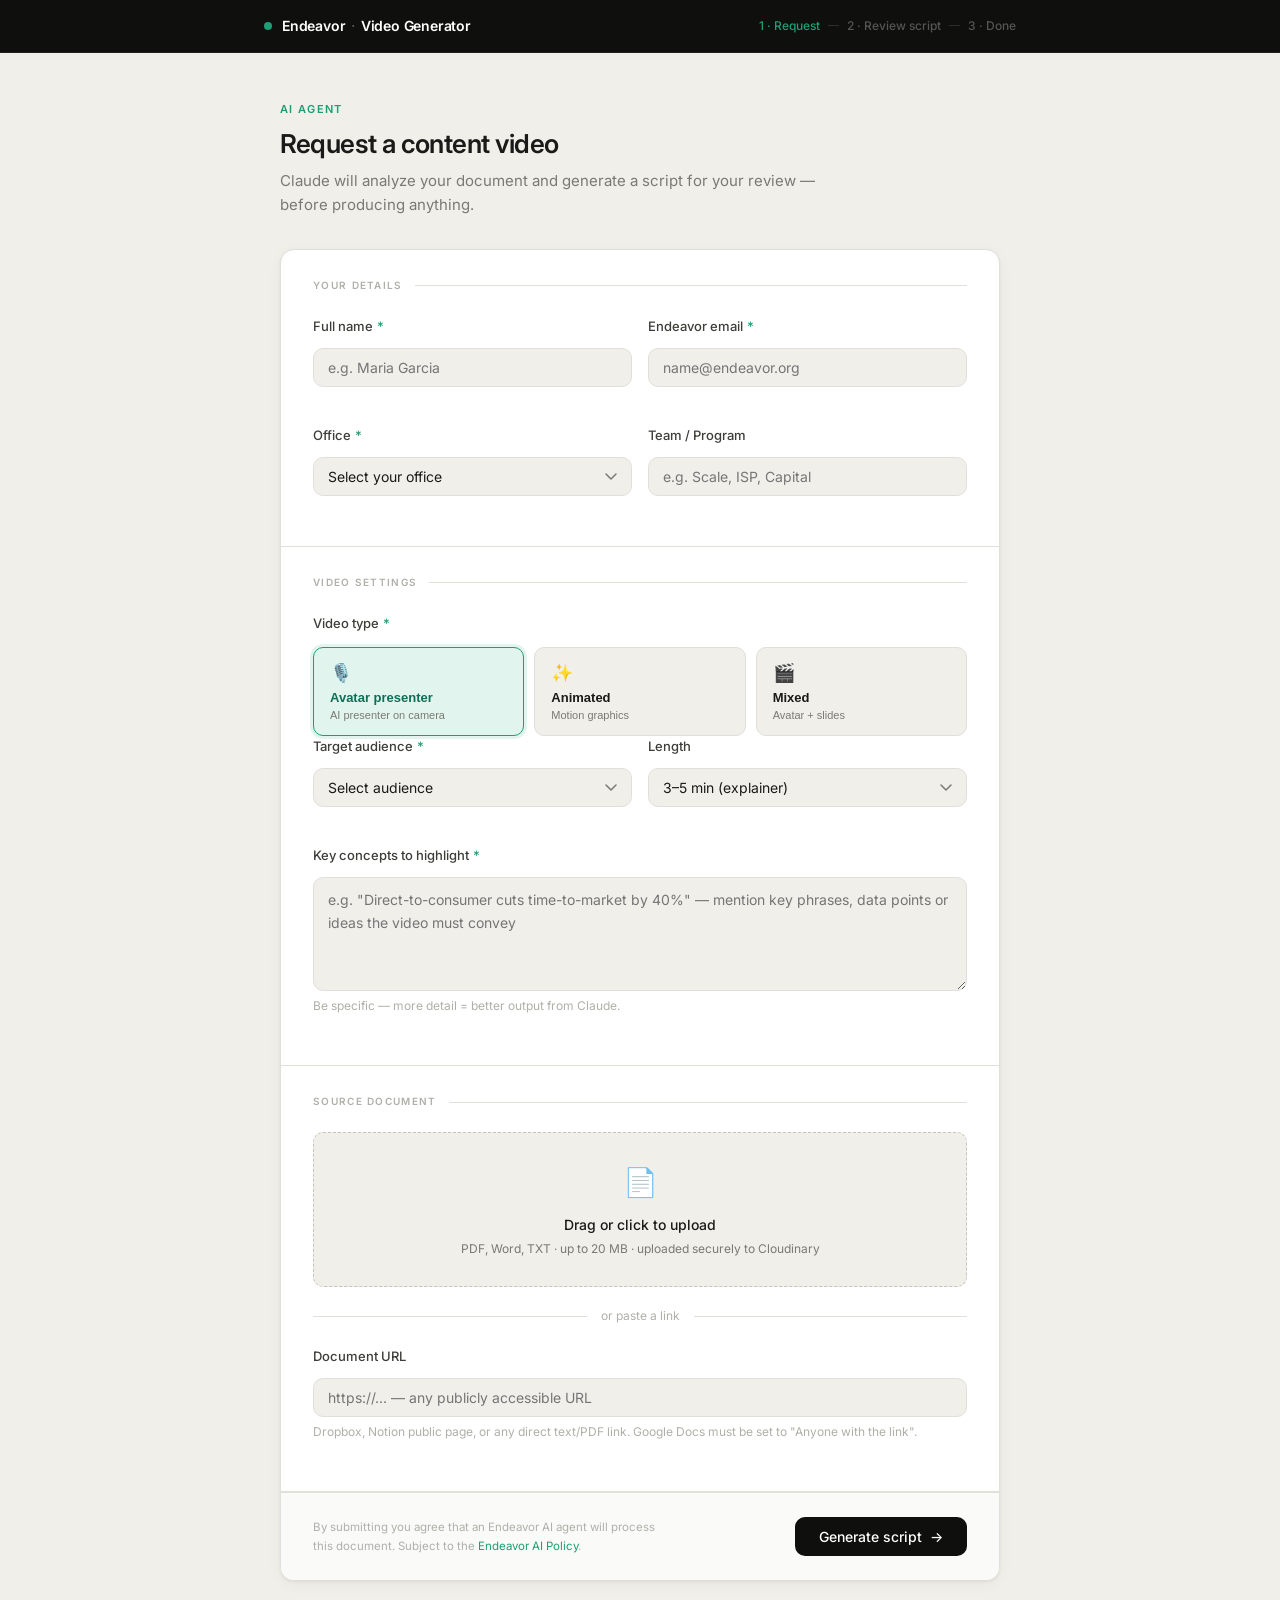
<file: endeavor-mvp-index-2.html>
<!DOCTYPE html>
<html lang="en">
<head>
  <meta charset="UTF-8"/>
  <meta name="viewport" content="width=device-width,initial-scale=1.0"/>
  <title>Endeavor · Video Request</title>
  <link rel="preconnect" href="https://fonts.googleapis.com"/>
  <link rel="preconnect" href="https://fonts.gstatic.com" crossorigin/>
  <link href="https://fonts.googleapis.com/css2?family=Inter:wght@400;500;600&family=DM+Mono:wght@400;500&display=swap" rel="stylesheet"/>
  <link rel="stylesheet" href="style.css"/>
</head>
<body>
  <header class="site-header">
    <div class="header-inner">
      <div class="logo"><span class="logo-dot"></span><span class="logo-text">Endeavor <span class="logo-div">·</span> Video Generator</span></div>
      <div class="steps" id="steps">
        <div class="step active" data-step="1">1 · Request</div>
        <div class="step-sep">—</div>
        <div class="step" data-step="2">2 · Review script</div>
        <div class="step-sep">—</div>
        <div class="step" data-step="3">3 · Done</div>
      </div>
    </div>
  </header>

  <main class="main">

    <!-- PAGE 1: FORM -->
    <div class="page active" id="page-1">
      <div class="page-header">
        <p class="eyebrow">AI Agent</p>
        <h1 class="page-title">Request a content video</h1>
        <p class="page-sub">Claude will analyze your document and generate a script for your review — before producing anything.</p>
      </div>
      <form id="video-form" novalidate>
        <div class="card">
          <div class="card-section">
            <div class="section-label"><span>Your details</span></div>
            <div class="field-row">
              <div class="field">
                <label for="nombre">Full name <span class="req">*</span></label>
                <input type="text" id="nombre" name="nombre" placeholder="e.g. Maria Garcia" autocomplete="name"/>
                <span class="ferr" id="err-nombre"></span>
              </div>
              <div class="field">
                <label for="email">Endeavor email <span class="req">*</span></label>
                <input type="email" id="email" name="email" placeholder="name@endeavor.org" autocomplete="email"/>
                <span class="ferr" id="err-email"></span>
              </div>
            </div>
            <div class="field-row">
              <div class="field">
                <label for="oficina">Office <span class="req">*</span></label>
                <select id="oficina" name="oficina">
                  <option value="">Select your office</option>
                  <option value="argentina">Argentina</option>
                  <option value="brasil">Brazil</option>
                  <option value="chile">Chile</option>
                  <option value="colombia">Colombia</option>
                  <option value="mexico">Mexico</option>
                  <option value="peru">Peru</option>
                  <option value="uruguay">Uruguay</option>
                  <option value="global">Global</option>
                </select>
                <span class="ferr" id="err-oficina"></span>
              </div>
              <div class="field">
                <label for="equipo">Team / Program</label>
                <input type="text" id="equipo" name="equipo" placeholder="e.g. Scale, ISP, Capital"/>
              </div>
            </div>
          </div>

          <div class="card-section">
            <div class="section-label"><span>Video settings</span></div>
            <div class="field full">
              <label>Video type <span class="req">*</span></label>
              <div class="tipo-grid">
                <button type="button" class="tipo-pill active" data-value="avatar" aria-pressed="true">
                  <span class="tipo-icon">🎙️</span>
                  <span class="tipo-title">Avatar presenter</span>
                  <span class="tipo-desc">AI presenter on camera</span>
                </button>
                <button type="button" class="tipo-pill" data-value="animado" aria-pressed="false">
                  <span class="tipo-icon">✨</span>
                  <span class="tipo-title">Animated</span>
                  <span class="tipo-desc">Motion graphics</span>
                </button>
                <button type="button" class="tipo-pill" data-value="mixto" aria-pressed="false">
                  <span class="tipo-icon">🎬</span>
                  <span class="tipo-title">Mixed</span>
                  <span class="tipo-desc">Avatar + slides</span>
                </button>
              </div>
              <input type="hidden" id="tipo_video" name="tipo_video" value="avatar"/>
            </div>
            <div class="field-row">
              <div class="field">
                <label for="audiencia">Target audience <span class="req">*</span></label>
                <select id="audiencia" name="audiencia">
                  <option value="">Select audience</option>
                  <option value="entrepreneurs">Entrepreneurs (EEs)</option>
                  <option value="staff">Endeavor Staff</option>
                  <option value="ambos">Both</option>
                  <option value="inversores">Investors</option>
                  <option value="mentores">Mentors</option>
                </select>
                <span class="ferr" id="err-audiencia"></span>
              </div>
              <div class="field">
                <label for="duracion">Length</label>
                <select id="duracion" name="duracion">
                  <option value="1-2min">1–2 min (clip)</option>
                  <option value="3-5min" selected>3–5 min (explainer)</option>
                  <option value="5min+">5+ min (module)</option>
                </select>
              </div>
            </div>
            <div class="field full">
              <label for="conceptos">Key concepts to highlight <span class="req">*</span></label>
              <textarea id="conceptos" name="conceptos" rows="4" placeholder='e.g. "Direct-to-consumer cuts time-to-market by 40%" — mention key phrases, data points or ideas the video must convey'></textarea>
              <span class="field-hint">Be specific — more detail = better output from Claude.</span>
              <span class="ferr" id="err-conceptos"></span>
            </div>
          </div>

          <div class="card-section">
            <div class="section-label"><span>Source document</span></div>

            <div class="upload-zone" id="upload-zone" role="button" tabindex="0">
              <input type="file" id="archivo" name="archivo" accept=".pdf,.doc,.docx,.txt"/>
              <div class="upload-content">
                <div class="upload-icon">📄</div>
                <p class="upload-title">Drag or click to upload</p>
                <p class="upload-sub">PDF, Word, TXT · up to 20 MB · uploaded securely to Cloudinary</p>
              </div>
              <div class="upload-preview" id="upload-preview" hidden>
                <span class="upload-file-icon">📎</span>
                <span id="upload-filename"></span>
                <button type="button" class="upload-remove" id="upload-remove" aria-label="Remove file">✕</button>
              </div>
            </div>

            <div class="divider-or">or paste a link</div>

            <div class="field full">
              <label for="documento_url">Document URL</label>
              <input type="url" id="documento_url" name="documento_url" placeholder="https://... — any publicly accessible URL"/>
              <span class="field-hint">Dropbox, Notion public page, or any direct text/PDF link. Google Docs must be set to "Anyone with the link".</span>
              <span class="ferr" id="err-doc"></span>
            </div>
          </div>

          <div class="card-footer">
            <p class="disclaimer">By submitting you agree that an Endeavor AI agent will process this document. Subject to the <a href="https://oneendeavor.notion.site/Endeavor-AI-Policy-1d6bd9fe4dd680fe929ece53a9850c24" target="_blank" rel="noopener">Endeavor AI Policy</a>.</p>
            <button type="submit" class="btn-primary" id="btn-submit">
              <span class="btn-label">Generate script</span>
              <span class="btn-arrow">→</span>
              <span class="btn-spinner" hidden></span>
            </button>
          </div>
        </div>
      </form>
    </div>

    <!-- PAGE 2: SCRIPT REVIEW -->
    <div class="page" id="page-2">
      <div class="page-header">
        <p class="eyebrow">Step 2 of 3</p>
        <h1 class="page-title" id="script-title">Reviewing your script</h1>
        <p class="page-sub" id="script-summary"></p>
      </div>
      <div class="card" id="script-card">
        <div class="exec-summary" id="exec-summary"></div>
        <div class="scenes-list" id="scenes-list"></div>
        <div class="card-section">
          <label class="field-label" for="feedback">Feedback for Claude (optional)</label>
          <textarea id="feedback" rows="3" class="feedback-area" placeholder='e.g. "Make scene 2 more formal" · "Add an ROI statistic" · "Shorten to 2 minutes"'></textarea>
        </div>
        <div class="card-footer">
          <p class="disclaimer">Approving will start video production. You'll receive the result by email.</p>
          <div class="btn-group">
            <button class="btn-secondary" onclick="goBack()">← Edit request</button>
            <button class="btn-primary" id="btn-approve" onclick="approveScript()">
              <span class="btn-label">Approve &amp; produce</span>
              <span class="btn-arrow">→</span>
              <span class="btn-spinner" hidden></span>
            </button>
          </div>
        </div>
      </div>
    </div>

    <!-- PAGE 3: DONE -->
    <div class="page" id="page-3">
      <div class="done-wrap">
        <div class="done-icon">✓</div>
        <h1 class="done-title">Production started!</h1>
        <p class="done-body">Claude is now generating your video using Runway, ElevenLabs, and Creatomate. This takes about 3–5 minutes. You'll receive the final video with a download link at <strong id="done-email"></strong>.</p>
        <div class="done-id" id="done-id"></div>
        <button class="btn-secondary" onclick="startOver()">Submit another request</button>
      </div>
    </div>

  </main>

  <div class="toast-wrap" id="toasts" aria-live="polite"></div>
  <script src="main.js"></script>
</body>
</html>
</file>
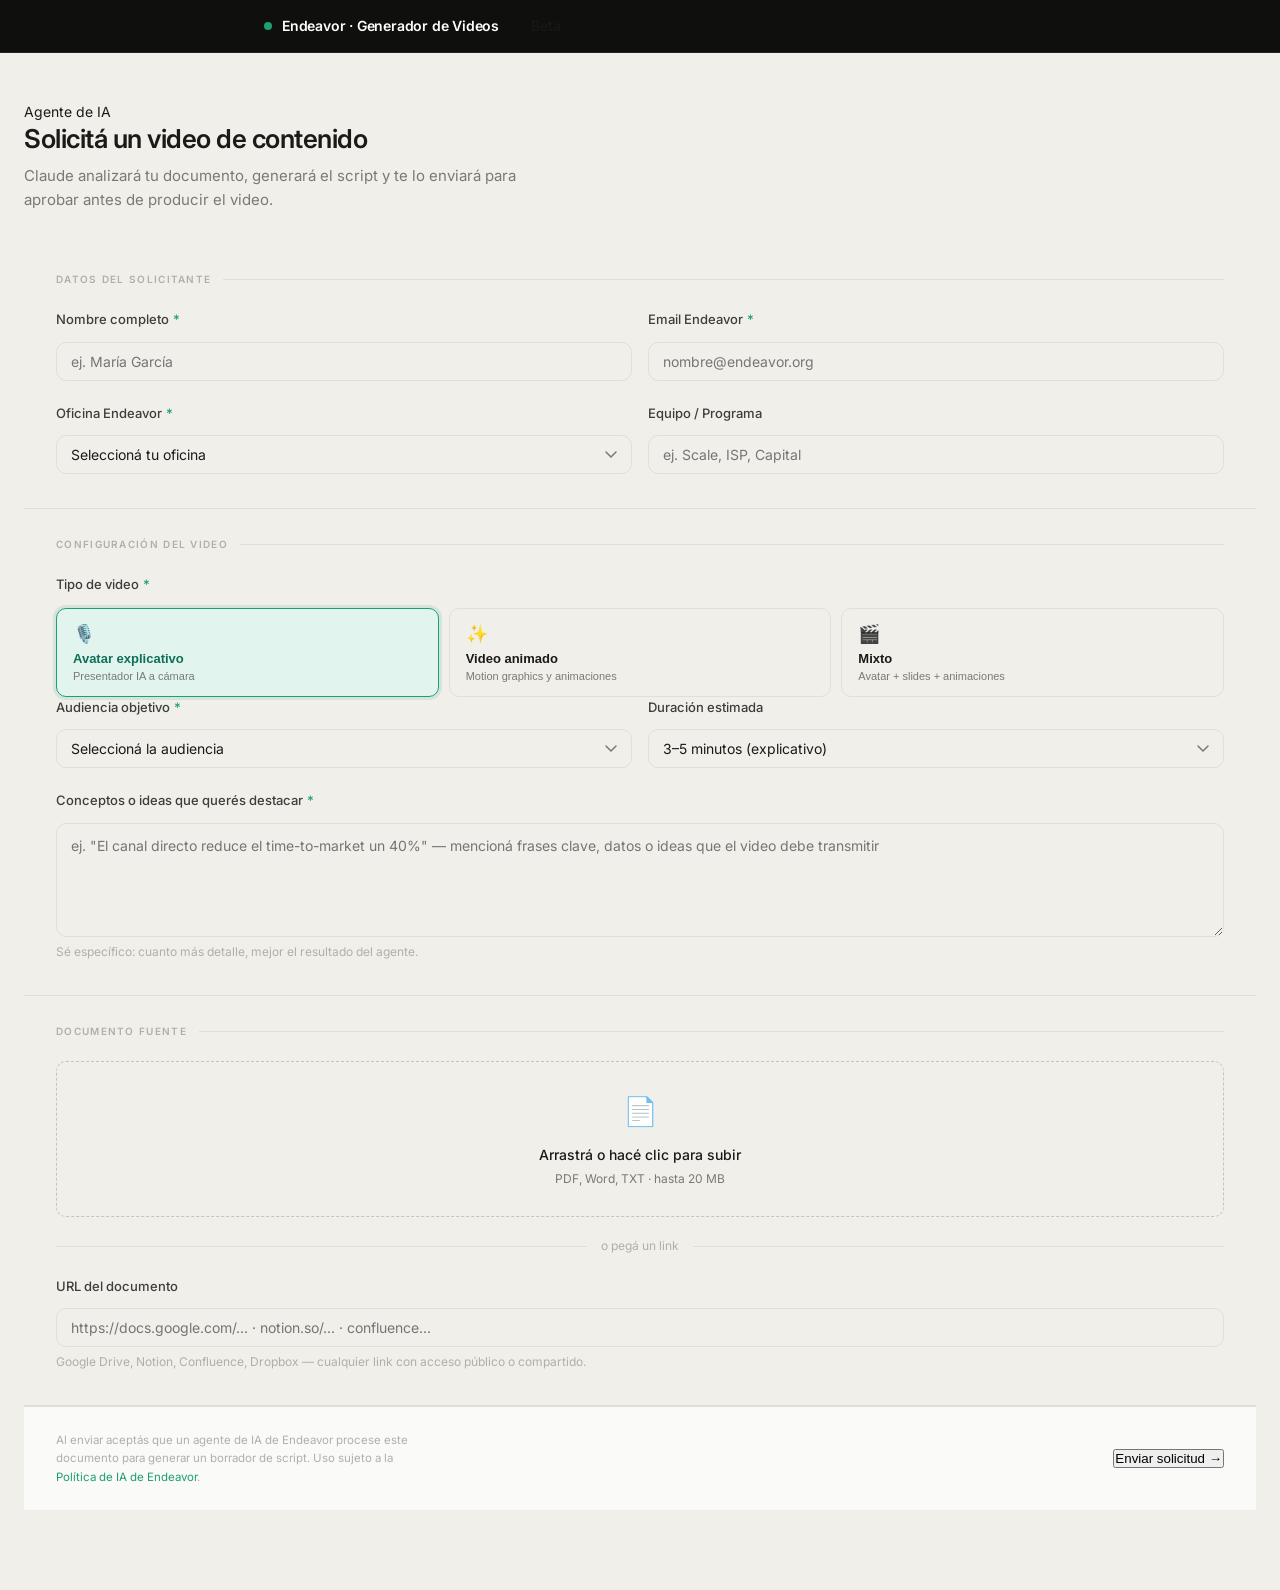
<file: index (1).html>
<!DOCTYPE html>
<html lang="es">
<head>
  <meta charset="UTF-8" />
  <meta name="viewport" content="width=device-width, initial-scale=1.0" />
  <title>Endeavor · Solicitud de video</title>
  <link rel="preconnect" href="https://fonts.googleapis.com" />
  <link rel="preconnect" href="https://fonts.gstatic.com" crossorigin />
  <link href="https://fonts.googleapis.com/css2?family=Inter:wght@400;500;600&family=DM+Mono:wght@400;500&display=swap" rel="stylesheet" />
  <link rel="stylesheet" href="style.css" />
</head>
<body>

  <!-- HEADER -->
  <header class="site-header">
    <div class="header-inner">
      <div class="logo">
        <span class="logo-dot"></span>
        <span class="logo-text">Endeavor <span class="logo-divider">·</span> Generador de Videos</span>
      </div>
      <span class="header-badge">Beta</span>
    </div>
  </header>

  <!-- MAIN -->
  <main class="main">
    <div class="form-wrap">

      <!-- Page header -->
      <div class="page-header">
        <p class="page-eyebrow">Agente de IA</p>
        <h1 class="page-title">Solicitá un video de contenido</h1>
        <p class="page-sub">Claude analizará tu documento, generará el script y te lo enviará para aprobar antes de producir el video.</p>
      </div>

      <!-- FORM -->
      <form id="video-form" novalidate>

        <!-- ── SECCIÓN 1: SOLICITANTE ── -->
        <div class="form-card">
          <div class="card-section">
            <div class="section-label">
              <span>Datos del solicitante</span>
            </div>

            <div class="field-row">
              <div class="field">
                <label for="nombre">Nombre completo <span class="req">*</span></label>
                <input type="text" id="nombre" name="nombre" placeholder="ej. María García" autocomplete="name" />
                <span class="field-error" id="err-nombre"></span>
              </div>
              <div class="field">
                <label for="email">Email Endeavor <span class="req">*</span></label>
                <input type="email" id="email" name="email" placeholder="nombre@endeavor.org" autocomplete="email" />
                <span class="field-error" id="err-email"></span>
              </div>
            </div>

            <div class="field-row">
              <div class="field">
                <label for="oficina">Oficina Endeavor <span class="req">*</span></label>
                <select id="oficina" name="oficina">
                  <option value="">Seleccioná tu oficina</option>
                  <option value="argentina">Argentina</option>
                  <option value="brasil">Brasil</option>
                  <option value="chile">Chile</option>
                  <option value="colombia">Colombia</option>
                  <option value="mexico">México</option>
                  <option value="peru">Perú</option>
                  <option value="uruguay">Uruguay</option>
                  <option value="global">Global</option>
                </select>
                <span class="field-error" id="err-oficina"></span>
              </div>
              <div class="field">
                <label for="equipo">Equipo / Programa</label>
                <input type="text" id="equipo" name="equipo" placeholder="ej. Scale, ISP, Capital" />
              </div>
            </div>
          </div>

          <!-- ── SECCIÓN 2: VIDEO ── -->
          <div class="card-section">
            <div class="section-label">
              <span>Configuración del video</span>
            </div>

            <div class="field full">
              <label>Tipo de video <span class="req">*</span></label>
              <div class="tipo-grid" role="group" aria-label="Tipo de video">
                <button type="button" class="tipo-pill active" data-value="avatar" aria-pressed="true">
                  <span class="tipo-icon">🎙️</span>
                  <span class="tipo-title">Avatar explicativo</span>
                  <span class="tipo-desc">Presentador IA a cámara</span>
                </button>
                <button type="button" class="tipo-pill" data-value="animado" aria-pressed="false">
                  <span class="tipo-icon">✨</span>
                  <span class="tipo-title">Video animado</span>
                  <span class="tipo-desc">Motion graphics y animaciones</span>
                </button>
                <button type="button" class="tipo-pill" data-value="mixto" aria-pressed="false">
                  <span class="tipo-icon">🎬</span>
                  <span class="tipo-title">Mixto</span>
                  <span class="tipo-desc">Avatar + slides + animaciones</span>
                </button>
              </div>
              <input type="hidden" id="tipo_video" name="tipo_video" value="avatar" />
            </div>

            <div class="field-row">
              <div class="field">
                <label for="audiencia">Audiencia objetivo <span class="req">*</span></label>
                <select id="audiencia" name="audiencia">
                  <option value="">Seleccioná la audiencia</option>
                  <option value="entrepreneurs">Entrepreneurs (EEs)</option>
                  <option value="staff">Staff Endeavor</option>
                  <option value="ambos">Ambos</option>
                  <option value="inversores">Inversores / Capital</option>
                  <option value="mentores">Mentores</option>
                </select>
                <span class="field-error" id="err-audiencia"></span>
              </div>
              <div class="field">
                <label for="duracion">Duración estimada</label>
                <select id="duracion" name="duracion">
                  <option value="1-2min">1–2 minutos (clip / reel)</option>
                  <option value="3-5min" selected>3–5 minutos (explicativo)</option>
                  <option value="5min+">+5 minutos (módulo completo)</option>
                </select>
              </div>
            </div>

            <div class="field full">
              <label for="conceptos">Conceptos o ideas que querés destacar <span class="req">*</span></label>
              <textarea
                id="conceptos"
                name="conceptos"
                rows="4"
                placeholder='ej. "El canal directo reduce el time-to-market un 40%" — mencioná frases clave, datos o ideas que el video debe transmitir'
              ></textarea>
              <span class="field-hint">Sé específico: cuanto más detalle, mejor el resultado del agente.</span>
              <span class="field-error" id="err-conceptos"></span>
            </div>
          </div>

          <!-- ── SECCIÓN 3: DOCUMENTO ── -->
          <div class="card-section">
            <div class="section-label">
              <span>Documento fuente</span>
            </div>

            <div
              class="upload-zone"
              id="upload-zone"
              role="button"
              tabindex="0"
              aria-label="Subir archivo"
            >
              <input
                type="file"
                id="archivo"
                name="archivo"
                accept=".pdf,.doc,.docx,.txt"
                aria-label="Seleccionar archivo"
              />
              <div class="upload-content">
                <div class="upload-icon" aria-hidden="true">📄</div>
                <p class="upload-title">Arrastrá o hacé clic para subir</p>
                <p class="upload-sub">PDF, Word, TXT · hasta 20 MB</p>
              </div>
              <div class="upload-preview" id="upload-preview" hidden>
                <span class="upload-file-icon" aria-hidden="true">📎</span>
                <span id="upload-filename"></span>
                <button type="button" class="upload-remove" id="upload-remove" aria-label="Quitar archivo">✕</button>
              </div>
            </div>

            <div class="divider-or" aria-hidden="true">o pegá un link</div>

            <div class="field full">
              <label for="documento_url">URL del documento</label>
              <input
                type="url"
                id="documento_url"
                name="documento_url"
                placeholder="https://docs.google.com/... · notion.so/... · confluence..."
              />
              <span class="field-hint">Google Drive, Notion, Confluence, Dropbox — cualquier link con acceso público o compartido.</span>
              <span class="field-error" id="err-doc"></span>
            </div>
          </div>

          <!-- ── FOOTER DEL FORM ── -->
          <div class="card-footer">
            <p class="disclaimer">
              Al enviar aceptás que un agente de IA de Endeavor procese este documento para generar un borrador de script.
              Uso sujeto a la <a href="https://oneendeavor.notion.site/Endeavor-AI-Policy-1d6bd9fe4dd680fe929ece53a9850c24" target="_blank" rel="noopener">Política de IA de Endeavor</a>.
            </p>
            <button type="submit" class="btn-submit" id="btn-submit">
              <span class="btn-label">Enviar solicitud</span>
              <span class="btn-arrow" aria-hidden="true">→</span>
              <span class="btn-spinner" aria-hidden="true" hidden></span>
            </button>
          </div>
        </div>

      </form>

      <!-- SUCCESS STATE -->
      <div class="success-card" id="success-card" hidden>
        <div class="success-icon" aria-hidden="true">✓</div>
        <h2 class="success-title">Solicitud enviada</h2>
        <p class="success-body">
          Claude está analizando el documento. En los próximos minutos recibirás un email con el borrador del script para que puedas aprobarlo, editarlo o rechazarlo antes de producir el video.
        </p>
        <div class="success-id" id="success-id"></div>
        <button type="button" class="btn-new" onclick="resetForm()">Enviar otra solicitud</button>
      </div>

    </div>
  </main>

  <!-- TOAST -->
  <div class="toast-wrap" id="toast-wrap" aria-live="polite"></div>

  <script src="main.js"></script>
</body>
</html>
</file>
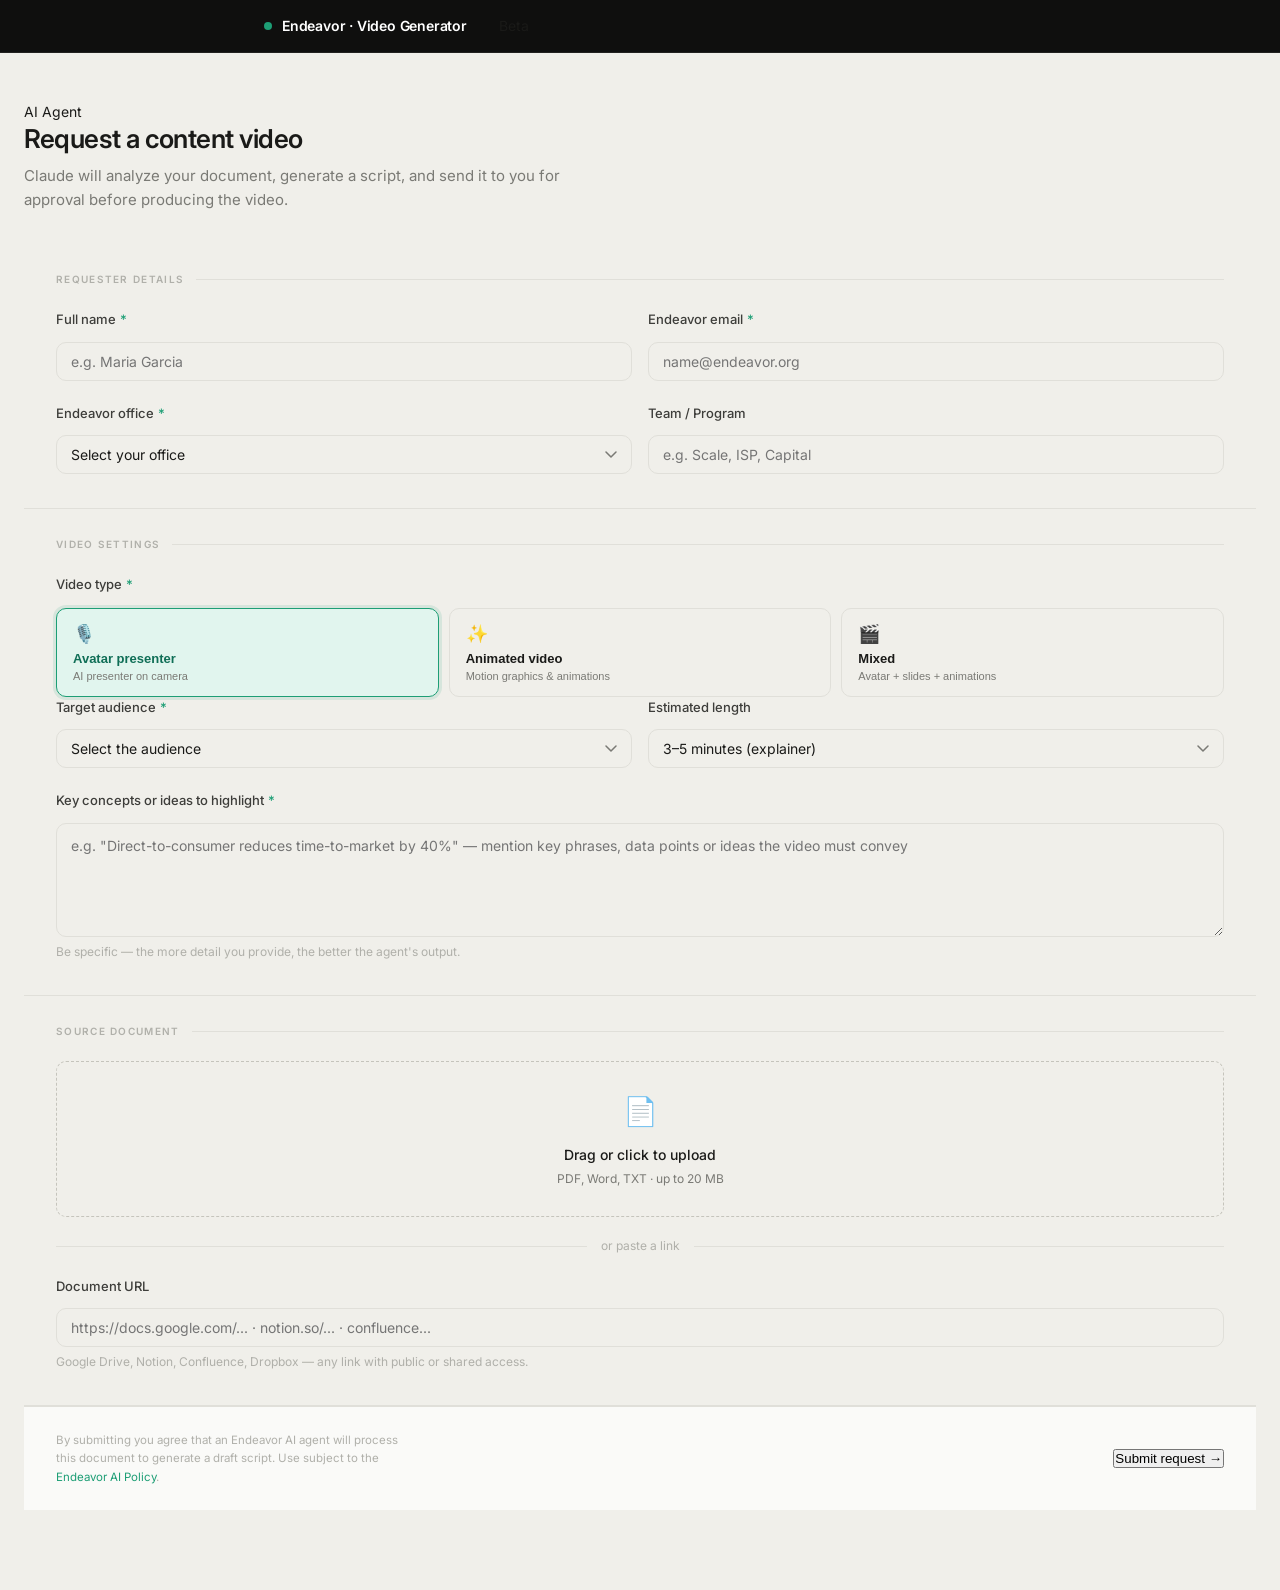
<file: index (2).html>
<!DOCTYPE html>
<html lang="en">
<head>
  <meta charset="UTF-8" />
  <meta name="viewport" content="width=device-width, initial-scale=1.0" />
  <title>Endeavor · Video Request</title>
  <link rel="preconnect" href="https://fonts.googleapis.com" />
  <link rel="preconnect" href="https://fonts.gstatic.com" crossorigin />
  <link href="https://fonts.googleapis.com/css2?family=Inter:wght@400;500;600&family=DM+Mono:wght@400;500&display=swap" rel="stylesheet" />
  <link rel="stylesheet" href="style.css" />
</head>
<body>

  <!-- HEADER -->
  <header class="site-header">
    <div class="header-inner">
      <div class="logo">
        <span class="logo-dot"></span>
        <span class="logo-text">Endeavor <span class="logo-divider">·</span> Video Generator</span>
      </div>
      <span class="header-badge">Beta</span>
    </div>
  </header>

  <!-- MAIN -->
  <main class="main">
    <div class="form-wrap">

      <!-- Page header -->
      <div class="page-header">
        <p class="page-eyebrow">AI Agent</p>
        <h1 class="page-title">Request a content video</h1>
        <p class="page-sub">Claude will analyze your document, generate a script, and send it to you for approval before producing the video.</p>
      </div>

      <!-- FORM -->
      <form id="video-form" novalidate>

        <!-- ── SECCIÓN 1: SOLICITANTE ── -->
        <div class="form-card">
          <div class="card-section">
            <div class="section-label">
              <span>Requester details</span>
            </div>

            <div class="field-row">
              <div class="field">
                <label for="nombre">Full name <span class="req">*</span></label>
                <input type="text" id="nombre" name="nombre" placeholder="e.g. Maria Garcia" autocomplete="name" />
                <span class="field-error" id="err-nombre"></span>
              </div>
              <div class="field">
                <label for="email">Endeavor email <span class="req">*</span></label>
                <input type="email" id="email" name="email" placeholder="name@endeavor.org" autocomplete="email" />
                <span class="field-error" id="err-email"></span>
              </div>
            </div>

            <div class="field-row">
              <div class="field">
                <label for="oficina">Endeavor office <span class="req">*</span></label>
                <select id="oficina" name="oficina">
                  <option value="">Select your office</option>
                  <option value="argentina">Argentina</option>
                  <option value="brasil">Brazil</option>
                  <option value="chile">Chile</option>
                  <option value="colombia">Colombia</option>
                  <option value="mexico">Mexico</option>
                  <option value="peru">Peru</option>
                  <option value="uruguay">Uruguay</option>
                  <option value="global">Global</option>
                </select>
                <span class="field-error" id="err-oficina"></span>
              </div>
              <div class="field">
                <label for="equipo">Team / Program</label>
                <input type="text" id="equipo" name="equipo" placeholder="e.g. Scale, ISP, Capital" />
              </div>
            </div>
          </div>

          <!-- ── SECCIÓN 2: VIDEO ── -->
          <div class="card-section">
            <div class="section-label">
              <span>Video settings</span>
            </div>

            <div class="field full">
              <label>Video type <span class="req">*</span></label>
              <div class="tipo-grid" role="group" aria-label="Video type">
                <button type="button" class="tipo-pill active" data-value="avatar" aria-pressed="true">
                  <span class="tipo-icon">🎙️</span>
                  <span class="tipo-title">Avatar presenter</span>
                  <span class="tipo-desc">AI presenter on camera</span>
                </button>
                <button type="button" class="tipo-pill" data-value="animado" aria-pressed="false">
                  <span class="tipo-icon">✨</span>
                  <span class="tipo-title">Animated video</span>
                  <span class="tipo-desc">Motion graphics & animations</span>
                </button>
                <button type="button" class="tipo-pill" data-value="mixto" aria-pressed="false">
                  <span class="tipo-icon">🎬</span>
                  <span class="tipo-title">Mixed</span>
                  <span class="tipo-desc">Avatar + slides + animations</span>
                </button>
              </div>
              <input type="hidden" id="tipo_video" name="tipo_video" value="avatar" />
            </div>

            <div class="field-row">
              <div class="field">
                <label for="audiencia">Target audience <span class="req">*</span></label>
                <select id="audiencia" name="audiencia">
                  <option value="">Select the audience</option>
                  <option value="entrepreneurs">Entrepreneurs (EEs)</option>
                  <option value="staff">Endeavor Staff</option>
                  <option value="ambos">Both</option>
                  <option value="inversores">Investors / Capital</option>
                  <option value="mentores">Mentors</option>
                </select>
                <span class="field-error" id="err-audiencia"></span>
              </div>
              <div class="field">
                <label for="duracion">Estimated length</label>
                <select id="duracion" name="duracion">
                  <option value="1-2min">1–2 minutes (clip / reel)</option>
                  <option value="3-5min" selected>3–5 minutes (explainer)</option>
                  <option value="5min+">5+ minutes (full module)</option>
                </select>
              </div>
            </div>

            <div class="field full">
              <label for="conceptos">Key concepts or ideas to highlight <span class="req">*</span></label>
              <textarea
                id="conceptos"
                name="conceptos"
                rows="4"
                placeholder='e.g. "Direct-to-consumer reduces time-to-market by 40%" — mention key phrases, data points or ideas the video must convey'
              ></textarea>
              <span class="field-hint">Be specific — the more detail you provide, the better the agent's output.</span>
              <span class="field-error" id="err-conceptos"></span>
            </div>
          </div>

          <!-- ── SECCIÓN 3: DOCUMENTO ── -->
          <div class="card-section">
            <div class="section-label">
              <span>Source document</span>
            </div>

            <div
              class="upload-zone"
              id="upload-zone"
              role="button"
              tabindex="0"
              aria-label="Upload file"
            >
              <input
                type="file"
                id="archivo"
                name="archivo"
                accept=".pdf,.doc,.docx,.txt"
                aria-label="Select file"
              />
              <div class="upload-content">
                <div class="upload-icon" aria-hidden="true">📄</div>
                <p class="upload-title">Drag or click to upload</p>
                <p class="upload-sub">PDF, Word, TXT · up to 20 MB</p>
              </div>
              <div class="upload-preview" id="upload-preview" hidden>
                <span class="upload-file-icon" aria-hidden="true">📎</span>
                <span id="upload-filename"></span>
                <button type="button" class="upload-remove" id="upload-remove" aria-label="Remove file">✕</button>
              </div>
            </div>

            <div class="divider-or" aria-hidden="true">or paste a link</div>

            <div class="field full">
              <label for="documento_url">Document URL</label>
              <input
                type="url"
                id="documento_url"
                name="documento_url"
                placeholder="https://docs.google.com/... · notion.so/... · confluence..."
              />
              <span class="field-hint">Google Drive, Notion, Confluence, Dropbox — any link with public or shared access.</span>
              <span class="field-error" id="err-doc"></span>
            </div>
          </div>

          <!-- ── FOOTER DEL FORM ── -->
          <div class="card-footer">
            <p class="disclaimer">
              By submitting you agree that an Endeavor AI agent will process this document to generate a draft script.
              Use subject to the <a href="https://oneendeavor.notion.site/Endeavor-AI-Policy-1d6bd9fe4dd680fe929ece53a9850c24" target="_blank" rel="noopener">Endeavor AI Policy</a>.
            </p>
            <button type="submit" class="btn-submit" id="btn-submit">
              <span class="btn-label">Submit request</span>
              <span class="btn-arrow" aria-hidden="true">→</span>
              <span class="btn-spinner" aria-hidden="true" hidden></span>
            </button>
          </div>
        </div>

      </form>

      <!-- SUCCESS STATE -->
      <div class="success-card" id="success-card" hidden>
        <div class="success-icon" aria-hidden="true">✓</div>
        <h2 class="success-title">Request submitted</h2>
        <p class="success-body">
          Claude is analyzing your document. Within a few minutes you'll receive an email with the draft script so you can approve, edit, or reject it before the video is produced.
        </p>
        <div class="success-id" id="success-id"></div>
        <button type="button" class="btn-new" onclick="resetForm()">Submit another request</button>
      </div>

    </div>
  </main>

  <!-- TOAST -->
  <div class="toast-wrap" id="toast-wrap" aria-live="polite"></div>

  <script src="main.js"></script>
</body>
</html>
</file>
<file: style.css>
*,*::before,*::after{box-sizing:border-box;margin:0;padding:0}
html{scroll-behavior:smooth}
:root{
  --black:#0f0f0e;--ink:#1a1a18;--ink-mid:#3d3d3a;--ink-mute:#7a7a75;--ink-faint:#b0b0aa;
  --canvas:#f0efea;--surface:#ffffff;
  --teal:#1d9e75;--teal-l:#e1f5ee;--teal-d:#0f6e56;
  --amber-l:#fef3d8;--amber:#f0a500;
  --purple-l:#f0eeff;--purple:#6c5ce7;
  --red:#d94f3d;--red-l:#fdecea;
  --border:#e0dfd9;--border-s:#c5c4bc;
  --radius:10px;--shadow:0 1px 3px rgba(0,0,0,.06),0 4px 16px rgba(0,0,0,.04);
}
body{font-family:'Inter',system-ui,sans-serif;font-size:14px;line-height:1.55;color:var(--ink);background:var(--canvas);min-height:100vh;-webkit-font-smoothing:antialiased}

.site-header{background:var(--black);border-bottom:1px solid #222220;position:sticky;top:0;z-index:50}
.header-inner{max-width:800px;margin:0 auto;padding:0 24px;height:52px;display:flex;align-items:center;gap:32px}
.logo{display:flex;align-items:center;gap:10px;flex-shrink:0}
.logo-dot{width:8px;height:8px;border-radius:50%;background:var(--teal)}
.logo-text{font-size:14px;font-weight:600;color:#fff;letter-spacing:-.2px}
.logo-div{color:#555552;margin:0 2px}
.steps{display:flex;align-items:center;gap:8px;margin-left:auto}
.step{font-size:12px;font-weight:500;color:#555552;transition:color .2s}
.step.active{color:var(--teal)}
.step-sep{color:#333330;font-size:11px}

.main{padding:48px 24px 80px}
.page{display:none;max-width:720px;margin:0 auto}
.page.active{display:block}

.page-header{margin-bottom:32px}
.eyebrow{font-size:11px;font-weight:600;letter-spacing:1.3px;text-transform:uppercase;color:var(--teal);margin-bottom:10px}
.page-title{font-size:26px;font-weight:600;letter-spacing:-.5px;line-height:1.2;margin-bottom:10px}
.page-sub{font-size:15px;color:var(--ink-mute);line-height:1.6;max-width:540px}

.card{background:var(--surface);border:1px solid var(--border);border-radius:14px;box-shadow:var(--shadow);overflow:hidden}
.card-section{padding:28px 32px;border-bottom:1px solid var(--border)}
.section-label{display:flex;align-items:center;gap:12px;margin-bottom:22px;font-size:10px;font-weight:600;letter-spacing:1.3px;text-transform:uppercase;color:var(--ink-faint)}
.section-label::after{content:'';flex:1;height:1px;background:var(--border)}

.field-row{display:grid;grid-template-columns:1fr 1fr;gap:16px;margin-bottom:16px}
.field-row:last-child{margin-bottom:0}
.field{display:flex;flex-direction:column;gap:6px}
.field.full,.field-row.full{grid-column:1/-1}
.field label,.field-label{font-size:13px;font-weight:500;color:var(--ink-mid);display:block;margin-bottom:6px}
.req{color:var(--teal);margin-left:1px}
.field input,.field select,.field textarea,textarea.feedback-area{font-family:'Inter',sans-serif;font-size:14px;color:var(--ink);background:var(--canvas);border:1px solid var(--border);border-radius:var(--radius);padding:10px 14px;width:100%;outline:none;transition:border-color .15s,box-shadow .15s,background .15s;appearance:none}
.field input:focus,.field select:focus,.field textarea:focus,textarea.feedback-area:focus{border-color:var(--teal);box-shadow:0 0 0 3px rgba(29,158,117,.12);background:var(--surface)}
.field input.invalid,.field select.invalid,.field textarea.invalid{border-color:var(--red);box-shadow:0 0 0 3px rgba(217,79,61,.1)}
.field select{cursor:pointer;background-image:url("data:image/svg+xml,%3Csvg width='12' height='7' viewBox='0 0 12 7' fill='none' xmlns='http://www.w3.org/2000/svg'%3E%3Cpath d='M1 1L6 6L11 1' stroke='%237a7a75' stroke-width='1.5' stroke-linecap='round' stroke-linejoin='round'/%3E%3C/svg%3E");background-repeat:no-repeat;background-position:right 14px center;padding-right:38px}
.field textarea,textarea.feedback-area{resize:vertical;min-height:80px;line-height:1.65}
.field-hint{font-size:12px;color:var(--ink-faint);line-height:1.5}
.ferr{font-size:12px;color:var(--red);min-height:16px}

.tipo-grid{display:grid;grid-template-columns:repeat(3,1fr);gap:10px;margin-top:2px}
.tipo-pill{display:flex;flex-direction:column;align-items:flex-start;gap:4px;padding:14px 16px;background:var(--canvas);border:1.5px solid var(--border);border-radius:var(--radius);cursor:pointer;transition:all .15s;text-align:left}
.tipo-pill:hover{border-color:var(--teal-d);background:var(--teal-l)}
.tipo-pill.active{border-color:var(--teal);background:var(--teal-l);box-shadow:0 0 0 3px rgba(29,158,117,.12)}
.tipo-icon{font-size:18px;margin-bottom:2px}
.tipo-title{font-size:13px;font-weight:600;color:var(--ink)}
.tipo-pill.active .tipo-title{color:var(--teal-d)}
.tipo-desc{font-size:11px;color:var(--ink-mute)}

.card-footer{padding:24px 32px;display:flex;align-items:center;justify-content:space-between;gap:24px;background:#fafaf8;border-top:1px solid var(--border)}
.disclaimer{font-size:11.5px;color:var(--ink-faint);line-height:1.6;max-width:360px}
.disclaimer a{color:var(--teal);text-decoration:none}
.btn-group{display:flex;gap:10px;flex-shrink:0}

.btn-primary,.btn-secondary{display:inline-flex;align-items:center;gap:8px;padding:11px 24px;border-radius:var(--radius);font-family:'Inter',sans-serif;font-size:14px;font-weight:500;cursor:pointer;border:none;transition:all .15s;white-space:nowrap;flex-shrink:0}
.btn-primary{background:var(--black);color:#fff}
.btn-primary:hover{background:#2a2a28;transform:translateY(-1px);box-shadow:0 4px 14px rgba(0,0,0,.18)}
.btn-primary:disabled{opacity:.6;cursor:not-allowed;transform:none;box-shadow:none}
.btn-secondary{background:var(--surface);color:var(--ink-mid);border:1px solid var(--border)}
.btn-secondary:hover{border-color:var(--border-s);color:var(--ink);background:var(--canvas)}
.btn-spinner{width:14px;height:14px;border:2px solid rgba(255,255,255,.3);border-top-color:#fff;border-radius:50%;animation:spin .7s linear infinite}
.btn-spinner[hidden]{display:none}
@keyframes spin{to{transform:rotate(360deg)}}

.exec-summary{background:var(--teal-l);border-bottom:1px solid #a0dcc8;padding:20px 32px}
.exec-label{font-size:10px;font-weight:600;letter-spacing:1.2px;text-transform:uppercase;color:var(--teal-d);margin-bottom:8px}
.exec-text{font-size:14px;color:#0d5c42;line-height:1.65}

.scenes-list{padding:24px 32px;display:flex;flex-direction:column;gap:12px}
.scene-card{border:1px solid var(--border);border-radius:10px;overflow:hidden}
.scene-hdr{display:flex;align-items:center;gap:10px;padding:12px 16px;background:#fafaf8;border-bottom:1px solid var(--border)}
.scene-num{font-family:'DM Mono',monospace;font-size:11px;font-weight:500;color:var(--ink-mute);background:var(--border);border-radius:4px;padding:2px 8px}
.scene-badge{font-size:11px;font-weight:600;padding:3px 10px;border-radius:20px}
.badge-avatar{background:var(--teal-l);color:var(--teal-d)}
.badge-animacion{background:var(--purple-l);color:var(--purple)}
.badge-datos{background:var(--amber-l);color:#92600a}
.badge-slides{background:#e8f4fd;color:#1a5fa8}
.scene-dur{margin-left:auto;font-family:'DM Mono',monospace;font-size:12px;color:var(--ink-mute)}
.scene-body{padding:14px 16px}
.scene-title{font-size:13px;font-weight:600;color:var(--ink);margin-bottom:8px}
.scene-narr{font-size:13px;color:var(--ink-mid);line-height:1.7;border-left:3px solid var(--border);padding-left:12px;font-style:italic}
.scene-vis{font-size:12px;color:var(--ink-faint);margin-top:8px;padding-left:15px}

.done-wrap{max-width:520px;margin:0 auto;text-align:center;padding:60px 24px}
.done-icon{width:64px;height:64px;border-radius:50%;background:var(--teal-l);border:2px solid var(--teal);color:var(--teal-d);font-size:28px;font-weight:600;display:flex;align-items:center;justify-content:center;margin:0 auto 24px}
.done-title{font-size:24px;font-weight:600;letter-spacing:-.4px;margin-bottom:16px}
.done-body{font-size:15px;color:var(--ink-mute);line-height:1.7;margin-bottom:28px}
.done-id{font-family:'DM Mono',monospace;font-size:12px;color:var(--ink-faint);background:var(--canvas);border:1px solid var(--border);border-radius:6px;padding:8px 16px;display:inline-block;margin-bottom:28px}

.toast-wrap{position:fixed;bottom:24px;right:24px;z-index:999;display:flex;flex-direction:column;gap:8px;pointer-events:none}
.toast{background:var(--ink);color:#fff;padding:12px 18px;border-radius:10px;font-size:13px;font-weight:500;box-shadow:0 8px 24px rgba(0,0,0,.2);display:flex;align-items:center;gap:10px;max-width:360px;pointer-events:all;animation:tIn .2s ease}
.toast.error{background:var(--red)}
.toast.success{background:var(--teal-d)}
@keyframes tIn{from{opacity:0;transform:translateY(10px)}to{opacity:1;transform:translateY(0)}}
@keyframes tOut{from{opacity:1}to{opacity:0;transform:translateY(6px)}}

@media(max-width:600px){
  .main{padding:32px 16px 60px}
  .card-section{padding:22px 20px}
  .scenes-list{padding:16px 20px}
  .exec-summary{padding:16px 20px}
  .card-footer{flex-direction:column;align-items:stretch}
  .btn-group{flex-direction:column}
  .btn-primary,.btn-secondary{width:100%;justify-content:center}
  .field-row{grid-template-columns:1fr}
  .tipo-grid{grid-template-columns:1fr}
  .page-title{font-size:22px}
  .steps{display:none}
}
@media(prefers-reduced-motion:reduce){*,*::before,*::after{transition:none!important;animation:none!important}}

/* ── UPLOAD ZONE ── */
.upload-zone{position:relative;border:1.5px dashed var(--border-s);border-radius:var(--radius);padding:28px 24px;text-align:center;cursor:pointer;transition:all .15s;background:var(--canvas)}
.upload-zone:hover,.upload-zone.drag-over{border-color:var(--teal);background:var(--teal-l)}
.upload-zone.has-file{border-style:solid;border-color:var(--teal);background:var(--teal-l)}
/* invisible full-area file input; disabled once file chosen so Remove button is clickable */
.upload-zone input[type="file"]{position:absolute;inset:0;width:100%;height:100%;opacity:0;cursor:pointer;border:none;background:none;box-shadow:none}
.upload-zone.has-file input[type="file"]{pointer-events:none}
/* empty state — visible by default, hidden when file chosen */
.upload-empty{pointer-events:none}
.upload-zone.has-file .upload-empty{display:none}
.upload-icon{font-size:28px;margin-bottom:10px;display:block}
.upload-title{font-size:14px;font-weight:500;color:var(--ink);margin-bottom:4px}
.upload-sub{font-size:12px;color:var(--ink-mute)}
/* chosen state — hidden by default, visible when file chosen */
.upload-chosen{display:none;align-items:center;justify-content:center;gap:10px;pointer-events:none}
.upload-zone.has-file .upload-chosen{display:flex}
.upload-file-icon{font-size:20px;flex-shrink:0}
.upload-file-info{display:flex;flex-direction:column;align-items:flex-start;gap:2px;min-width:0}
.upload-filename{font-family:'DM Mono',monospace;font-size:13px;font-weight:500;color:var(--teal-d);max-width:300px;overflow:hidden;text-overflow:ellipsis;white-space:nowrap}
.upload-filesize{font-size:11px;color:var(--ink-mute)}
.upload-remove{pointer-events:all;background:none;border:none;color:var(--ink-mute);cursor:pointer;font-size:14px;padding:4px 8px;border-radius:4px;transition:color .15s,background .15s;flex-shrink:0}
.upload-remove:hover{color:var(--red);background:var(--red-l)}
.divider-or{display:flex;align-items:center;gap:14px;margin:20px 0;font-size:12px;color:var(--ink-faint)}
.divider-or::before,.divider-or::after{content:'';flex:1;height:1px;background:var(--border)}
</file>
